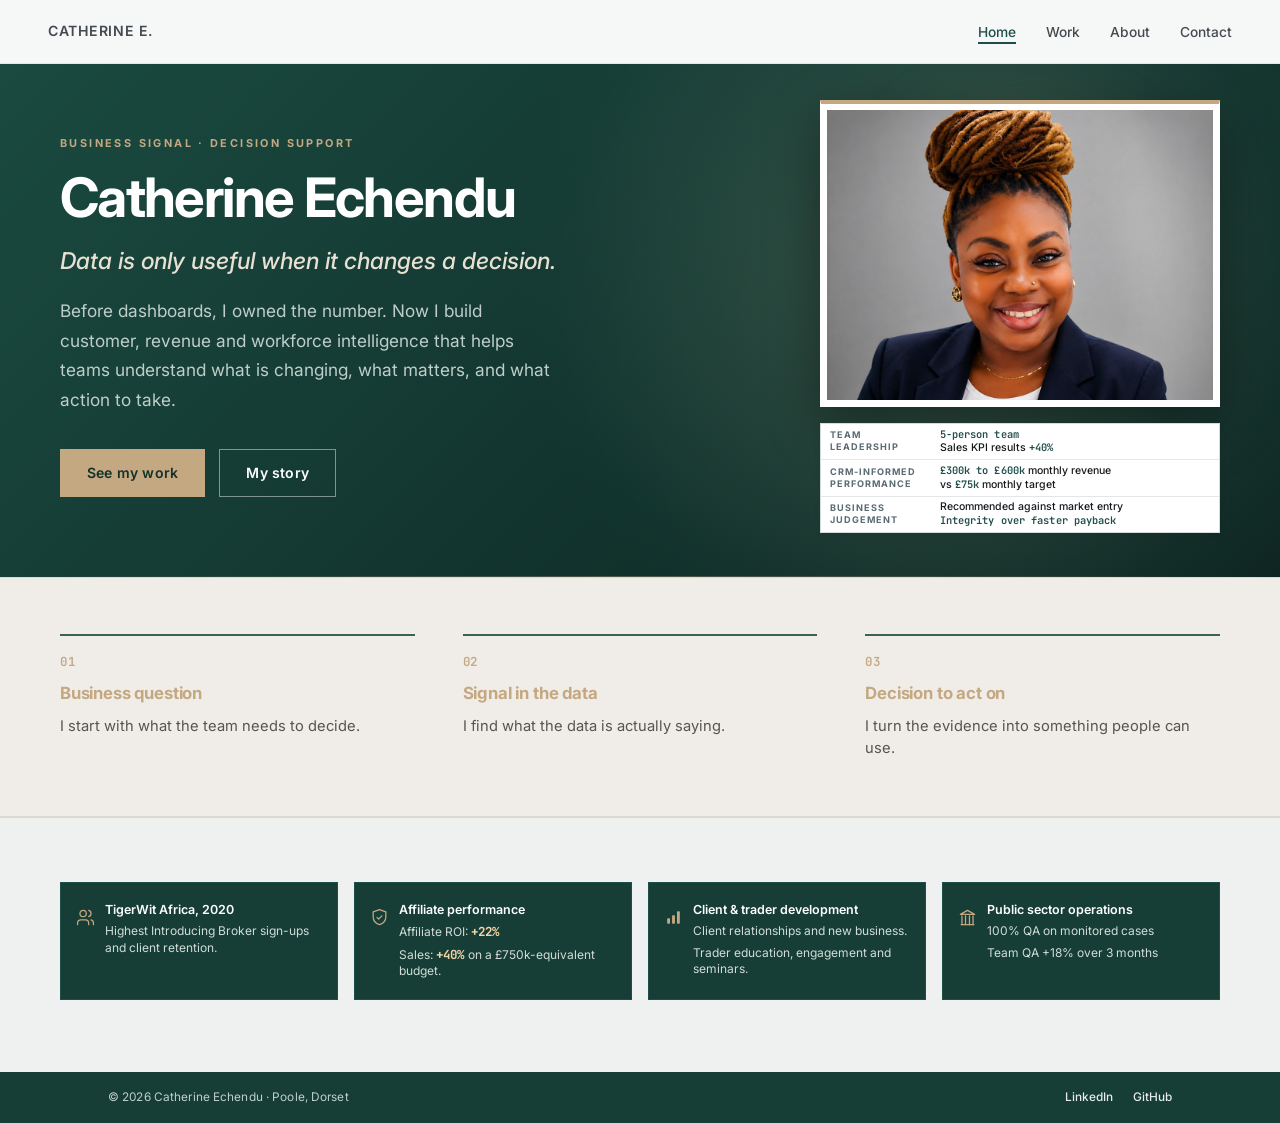
<file: docs/index.html>
<!DOCTYPE html>
<html xmlns="http://www.w3.org/1999/xhtml" lang="en" xml:lang="en"><head>

<meta charset="utf-8">
<meta name="generator" content="quarto-1.8.25">

<meta name="viewport" content="width=device-width, initial-scale=1.0, user-scalable=yes">


<title>Catherine Echendu | Business Signal &amp; Decision Support</title>
<style>
code{white-space: pre-wrap;}
span.smallcaps{font-variant: small-caps;}
div.columns{display: flex; gap: min(4vw, 1.5em);}
div.column{flex: auto; overflow-x: auto;}
div.hanging-indent{margin-left: 1.5em; text-indent: -1.5em;}
ul.task-list{list-style: none;}
ul.task-list li input[type="checkbox"] {
  width: 0.8em;
  margin: 0 0.8em 0.2em -1em; /* quarto-specific, see https://github.com/quarto-dev/quarto-cli/issues/4556 */ 
  vertical-align: middle;
}
.display.math{display: block; text-align: center; margin: 0.5rem auto;}
</style>


<script src="site_libs/clipboard/clipboard.min.js"></script>
<script src="site_libs/quarto-html/tabby.min.js"></script>
<script src="site_libs/quarto-html/popper.min.js"></script>
<script src="site_libs/quarto-html/tippy.umd.min.js"></script>
<link href="site_libs/quarto-html/tippy.css" rel="stylesheet">
<link href="site_libs/quarto-html/light-border.css" rel="stylesheet">
<link href="site_libs/quarto-html/quarto-html-734cb40618f438257b19a1e532635a32.min.css" rel="stylesheet" append-hash="true" data-mode="light">
<link href="site_libs/quarto-html/quarto-syntax-highlighting-7b89279ff1a6dce999919e0e67d4d9ec.css" rel="stylesheet" id="quarto-text-highlighting-styles">
<style>html{ scroll-behavior: smooth; }</style>


<link rel="stylesheet" href="styles.css">
</head>

<body>





<nav class="site-nav">
  <a href="index.html" class="nav-brand">Catherine E.</a>
  <ul class="nav-links">
    <li><a href="index.html" class="nav-active">Home</a></li>
    <li><a href="work.html">Work</a></li>
    <li><a href="about.html">About</a></li>
    <li><a href="contact.html">Contact</a></li>
  </ul>
</nav>

<main class="page home"><header id="title-block-header" class="quarto-title-block"></header>

  <section class="hero">
    <div class="hero-inner">
      <div class="hero-left">
        <p class="hero-kicker">Business signal · Decision support</p>
        <h1>Catherine Echendu</h1>
        <p class="hero-hook">Data is only useful when it changes a decision.</p>
        <p class="hero-value">Before dashboards, I owned the number. Now I build customer, revenue and workforce intelligence that helps teams understand what is changing, what matters, and what action to take.</p>
        <div class="hero-actions">
          <a href="work.html" class="btn btn-primary">See my work</a>
          <a href="about.html" class="btn btn-ghost">My story</a>
        </div>
      </div>

      <div class="hero-right">
        <div class="portrait-frame">
          <img src="images/catherine.jpg" alt="Catherine Echendu" class="portrait">
        </div>
        <div class="signal-card">
          <div class="signal-item">
            <span class="signal-label">Team leadership</span>
            <span class="signal-value"><span class="data">5-person team</span><br />Sales KPI results <span class="data">+40%</span></span>
          </div>
          <div class="signal-item">
            <span class="signal-label">CRM-informed performance</span>
            <span class="signal-value"><span class="data">£300k to £600k</span> monthly revenue<br />vs <span class="data">£75k</span> monthly target</span>
          </div>
          <div class="signal-item">
            <span class="signal-label">Business judgement</span>
            <span class="signal-value">Recommended against market entry<br /><span class="data">Integrity over faster payback</span></span>
          </div>
        </div>
        <!-- Future enhancement: optional "Let me walk you through the work" video CTA linking to a project walkthrough once a real video exists. -->
        </div>
      </div>
    </div>
  </section>

  <section class="how">
    <div class="how-inner">
      <div class="how-step">
        <span class="how-num">01</span>
        <h2 class="how-title">Business question</h2>
        <p class="how-text">I start with what the team needs to decide.</p>
      </div>
      <div class="how-step">
        <span class="how-num">02</span>
        <h2 class="how-title">Signal in the data</h2>
        <p class="how-text">I find what the data is actually saying.</p>
      </div>
      <div class="how-step">
        <span class="how-num">03</span>
        <h2 class="how-title">Decision to act on</h2>
        <p class="how-text">I turn the evidence into something people can use.</p>
      </div>
    </div>
  </section>

  <section class="proofrow">
    <div class="proofrow-inner">
      <div class="proofrow-grid">

        <div class="proof-card">
          <span class="proof-ico" aria-hidden="true">
            <svg viewBox="0 0 24 24" fill="none" stroke="currentColor" stroke-width="1.6" stroke-linecap="round" stroke-linejoin="round"><path d="M16 21v-2a4 4 0 0 0-4-4H6a4 4 0 0 0-4 4v2"/><circle cx="9" cy="7" r="4"/><path d="M22 21v-2a4 4 0 0 0-3-3.87"/><path d="M16 3.13a4 4 0 0 1 0 7.75"/></svg>
          </span>
          <span class="proof-body"><span class="proof-main">TigerWit Africa, 2020</span><span class="proof-sub">Highest Introducing Broker sign-ups and client retention.</span></span>
        </div>

        <div class="proof-card">
          <span class="proof-ico" aria-hidden="true">
            <svg viewBox="0 0 24 24" fill="none" stroke="currentColor" stroke-width="1.6" stroke-linecap="round" stroke-linejoin="round"><path d="M12 2 4 5v6c0 5 3.4 8.6 8 10 4.6-1.4 8-5 8-10V5z"/><path d="m9 12 2 2 4-4"/></svg>
          </span>
          <span class="proof-body"><span class="proof-main">Affiliate performance</span><span class="proof-sub">Affiliate ROI: <span class="data">+22%</span></span><span class="proof-sub">Sales: <span class="data">+40%</span> on a £750k-equivalent budget.</span></span>
        </div>

        <div class="proof-card">
          <span class="proof-ico" aria-hidden="true">
            <svg viewBox="0 0 24 24" fill="currentColor"><rect x="4" y="13" width="3.6" height="7" rx="1"/><rect x="10.2" y="9" width="3.6" height="11" rx="1"/><rect x="16.4" y="4" width="3.6" height="16" rx="1"/></svg>
          </span>
          <span class="proof-body"><span class="proof-main">Client &amp; trader development</span><span class="proof-sub">Client relationships and new business.</span><span class="proof-sub">Trader education, engagement and seminars.</span></span>
        </div>

        <div class="proof-card">
          <span class="proof-ico" aria-hidden="true">
            <svg viewBox="0 0 24 24" fill="none" stroke="currentColor" stroke-width="1.6" stroke-linecap="round" stroke-linejoin="round"><path d="M12 3 21 8H3z"/><path d="M4 21h16"/><path d="M5 21V10"/><path d="M9.5 21V10"/><path d="M14.5 21V10"/><path d="M19 21V10"/></svg>
          </span>
          <span class="proof-body"><span class="proof-main">Public sector operations</span><span class="proof-sub">100% QA on monitored cases</span><span class="proof-sub">Team QA +18% over 3 months</span></span>
        </div>

      </div>
    </div>
  </section>

</main>

<footer class="site-footer">
  <div class="footer-inner">
    <span class="footer-copy">© 2026 Catherine Echendu · Poole, Dorset</span>
    <span class="footer-links">
      <a href="https://www.linkedin.com/in/catherineechendu" target="_blank" rel="noopener">LinkedIn</a>
      <a href="https://github.com/catherine-echendu" target="_blank" rel="noopener">GitHub</a>
    </span>
  </div>
</footer>


<script id="quarto-html-after-body" type="application/javascript">
  window.document.addEventListener("DOMContentLoaded", function (event) {
    const tabsets =  window.document.querySelectorAll(".panel-tabset-tabby")
    tabsets.forEach(function(tabset) {
      const tabby = new Tabby('#' + tabset.id);
    });
    const isCodeAnnotation = (el) => {
      for (const clz of el.classList) {
        if (clz.startsWith('code-annotation-')) {                     
          return true;
        }
      }
      return false;
    }
    const onCopySuccess = function(e) {
      // button target
      const button = e.trigger;
      // don't keep focus
      button.blur();
      // flash "checked"
      button.classList.add('code-copy-button-checked');
      var currentTitle = button.getAttribute("title");
      button.setAttribute("title", "Copied!");
      let tooltip;
      if (window.bootstrap) {
        button.setAttribute("data-bs-toggle", "tooltip");
        button.setAttribute("data-bs-placement", "left");
        button.setAttribute("data-bs-title", "Copied!");
        tooltip = new bootstrap.Tooltip(button, 
          { trigger: "manual", 
            customClass: "code-copy-button-tooltip",
            offset: [0, -8]});
        tooltip.show();    
      }
      setTimeout(function() {
        if (tooltip) {
          tooltip.hide();
          button.removeAttribute("data-bs-title");
          button.removeAttribute("data-bs-toggle");
          button.removeAttribute("data-bs-placement");
        }
        button.setAttribute("title", currentTitle);
        button.classList.remove('code-copy-button-checked');
      }, 1000);
      // clear code selection
      e.clearSelection();
    }
    const getTextToCopy = function(trigger) {
      const outerScaffold = trigger.parentElement.cloneNode(true);
      const codeEl = outerScaffold.querySelector('code');
      for (const childEl of codeEl.children) {
        if (isCodeAnnotation(childEl)) {
          childEl.remove();
        }
      }
      return codeEl.innerText;
    }
    const clipboard = new window.ClipboardJS('.code-copy-button:not([data-in-quarto-modal])', {
      text: getTextToCopy
    });
    clipboard.on('success', onCopySuccess);
    if (window.document.getElementById('quarto-embedded-source-code-modal')) {
      const clipboardModal = new window.ClipboardJS('.code-copy-button[data-in-quarto-modal]', {
        text: getTextToCopy,
        container: window.document.getElementById('quarto-embedded-source-code-modal')
      });
      clipboardModal.on('success', onCopySuccess);
    }
      var localhostRegex = new RegExp(/^(?:http|https):\/\/localhost\:?[0-9]*\//);
      var mailtoRegex = new RegExp(/^mailto:/);
        var filterRegex = new RegExp('/' + window.location.host + '/');
      var isInternal = (href) => {
          return filterRegex.test(href) || localhostRegex.test(href) || mailtoRegex.test(href);
      }
      // Inspect non-navigation links and adorn them if external
     var links = window.document.querySelectorAll('a[href]:not(.nav-link):not(.navbar-brand):not(.toc-action):not(.sidebar-link):not(.sidebar-item-toggle):not(.pagination-link):not(.no-external):not([aria-hidden]):not(.dropdown-item):not(.quarto-navigation-tool):not(.about-link)');
      for (var i=0; i<links.length; i++) {
        const link = links[i];
        if (!isInternal(link.href)) {
          // undo the damage that might have been done by quarto-nav.js in the case of
          // links that we want to consider external
          if (link.dataset.originalHref !== undefined) {
            link.href = link.dataset.originalHref;
          }
        }
      }
    function tippyHover(el, contentFn, onTriggerFn, onUntriggerFn) {
      const config = {
        allowHTML: true,
        maxWidth: 500,
        delay: 100,
        arrow: false,
        appendTo: function(el) {
            return el.parentElement;
        },
        interactive: true,
        interactiveBorder: 10,
        theme: 'light-border',
        placement: 'bottom-start',
      };
      if (contentFn) {
        config.content = contentFn;
      }
      if (onTriggerFn) {
        config.onTrigger = onTriggerFn;
      }
      if (onUntriggerFn) {
        config.onUntrigger = onUntriggerFn;
      }
      window.tippy(el, config); 
    }
    const noterefs = window.document.querySelectorAll('a[role="doc-noteref"]');
    for (var i=0; i<noterefs.length; i++) {
      const ref = noterefs[i];
      tippyHover(ref, function() {
        // use id or data attribute instead here
        let href = ref.getAttribute('data-footnote-href') || ref.getAttribute('href');
        try { href = new URL(href).hash; } catch {}
        const id = href.replace(/^#\/?/, "");
        const note = window.document.getElementById(id);
        if (note) {
          return note.innerHTML;
        } else {
          return "";
        }
      });
    }
    const xrefs = window.document.querySelectorAll('a.quarto-xref');
    const processXRef = (id, note) => {
      // Strip column container classes
      const stripColumnClz = (el) => {
        el.classList.remove("page-full", "page-columns");
        if (el.children) {
          for (const child of el.children) {
            stripColumnClz(child);
          }
        }
      }
      stripColumnClz(note)
      if (id === null || id.startsWith('sec-')) {
        // Special case sections, only their first couple elements
        const container = document.createElement("div");
        if (note.children && note.children.length > 2) {
          container.appendChild(note.children[0].cloneNode(true));
          for (let i = 1; i < note.children.length; i++) {
            const child = note.children[i];
            if (child.tagName === "P" && child.innerText === "") {
              continue;
            } else {
              container.appendChild(child.cloneNode(true));
              break;
            }
          }
          if (window.Quarto?.typesetMath) {
            window.Quarto.typesetMath(container);
          }
          return container.innerHTML
        } else {
          if (window.Quarto?.typesetMath) {
            window.Quarto.typesetMath(note);
          }
          return note.innerHTML;
        }
      } else {
        // Remove any anchor links if they are present
        const anchorLink = note.querySelector('a.anchorjs-link');
        if (anchorLink) {
          anchorLink.remove();
        }
        if (window.Quarto?.typesetMath) {
          window.Quarto.typesetMath(note);
        }
        if (note.classList.contains("callout")) {
          return note.outerHTML;
        } else {
          return note.innerHTML;
        }
      }
    }
    for (var i=0; i<xrefs.length; i++) {
      const xref = xrefs[i];
      tippyHover(xref, undefined, function(instance) {
        instance.disable();
        let url = xref.getAttribute('href');
        let hash = undefined; 
        if (url.startsWith('#')) {
          hash = url;
        } else {
          try { hash = new URL(url).hash; } catch {}
        }
        if (hash) {
          const id = hash.replace(/^#\/?/, "");
          const note = window.document.getElementById(id);
          if (note !== null) {
            try {
              const html = processXRef(id, note.cloneNode(true));
              instance.setContent(html);
            } finally {
              instance.enable();
              instance.show();
            }
          } else {
            // See if we can fetch this
            fetch(url.split('#')[0])
            .then(res => res.text())
            .then(html => {
              const parser = new DOMParser();
              const htmlDoc = parser.parseFromString(html, "text/html");
              const note = htmlDoc.getElementById(id);
              if (note !== null) {
                const html = processXRef(id, note);
                instance.setContent(html);
              } 
            }).finally(() => {
              instance.enable();
              instance.show();
            });
          }
        } else {
          // See if we can fetch a full url (with no hash to target)
          // This is a special case and we should probably do some content thinning / targeting
          fetch(url)
          .then(res => res.text())
          .then(html => {
            const parser = new DOMParser();
            const htmlDoc = parser.parseFromString(html, "text/html");
            const note = htmlDoc.querySelector('main.content');
            if (note !== null) {
              // This should only happen for chapter cross references
              // (since there is no id in the URL)
              // remove the first header
              if (note.children.length > 0 && note.children[0].tagName === "HEADER") {
                note.children[0].remove();
              }
              const html = processXRef(null, note);
              instance.setContent(html);
            } 
          }).finally(() => {
            instance.enable();
            instance.show();
          });
        }
      }, function(instance) {
      });
    }
        let selectedAnnoteEl;
        const selectorForAnnotation = ( cell, annotation) => {
          let cellAttr = 'data-code-cell="' + cell + '"';
          let lineAttr = 'data-code-annotation="' +  annotation + '"';
          const selector = 'span[' + cellAttr + '][' + lineAttr + ']';
          return selector;
        }
        const selectCodeLines = (annoteEl) => {
          const doc = window.document;
          const targetCell = annoteEl.getAttribute("data-target-cell");
          const targetAnnotation = annoteEl.getAttribute("data-target-annotation");
          const annoteSpan = window.document.querySelector(selectorForAnnotation(targetCell, targetAnnotation));
          const lines = annoteSpan.getAttribute("data-code-lines").split(",");
          const lineIds = lines.map((line) => {
            return targetCell + "-" + line;
          })
          let top = null;
          let height = null;
          let parent = null;
          if (lineIds.length > 0) {
              //compute the position of the single el (top and bottom and make a div)
              const el = window.document.getElementById(lineIds[0]);
              top = el.offsetTop;
              height = el.offsetHeight;
              parent = el.parentElement.parentElement;
            if (lineIds.length > 1) {
              const lastEl = window.document.getElementById(lineIds[lineIds.length - 1]);
              const bottom = lastEl.offsetTop + lastEl.offsetHeight;
              height = bottom - top;
            }
            if (top !== null && height !== null && parent !== null) {
              // cook up a div (if necessary) and position it 
              let div = window.document.getElementById("code-annotation-line-highlight");
              if (div === null) {
                div = window.document.createElement("div");
                div.setAttribute("id", "code-annotation-line-highlight");
                div.style.position = 'absolute';
                parent.appendChild(div);
              }
              div.style.top = top - 2 + "px";
              div.style.height = height + 4 + "px";
              div.style.left = 0;
              let gutterDiv = window.document.getElementById("code-annotation-line-highlight-gutter");
              if (gutterDiv === null) {
                gutterDiv = window.document.createElement("div");
                gutterDiv.setAttribute("id", "code-annotation-line-highlight-gutter");
                gutterDiv.style.position = 'absolute';
                const codeCell = window.document.getElementById(targetCell);
                const gutter = codeCell.querySelector('.code-annotation-gutter');
                gutter.appendChild(gutterDiv);
              }
              gutterDiv.style.top = top - 2 + "px";
              gutterDiv.style.height = height + 4 + "px";
            }
            selectedAnnoteEl = annoteEl;
          }
        };
        const unselectCodeLines = () => {
          const elementsIds = ["code-annotation-line-highlight", "code-annotation-line-highlight-gutter"];
          elementsIds.forEach((elId) => {
            const div = window.document.getElementById(elId);
            if (div) {
              div.remove();
            }
          });
          selectedAnnoteEl = undefined;
        };
          // Handle positioning of the toggle
      window.addEventListener(
        "resize",
        throttle(() => {
          elRect = undefined;
          if (selectedAnnoteEl) {
            selectCodeLines(selectedAnnoteEl);
          }
        }, 10)
      );
      function throttle(fn, ms) {
      let throttle = false;
      let timer;
        return (...args) => {
          if(!throttle) { // first call gets through
              fn.apply(this, args);
              throttle = true;
          } else { // all the others get throttled
              if(timer) clearTimeout(timer); // cancel #2
              timer = setTimeout(() => {
                fn.apply(this, args);
                timer = throttle = false;
              }, ms);
          }
        };
      }
        // Attach click handler to the DT
        const annoteDls = window.document.querySelectorAll('dt[data-target-cell]');
        for (const annoteDlNode of annoteDls) {
          annoteDlNode.addEventListener('click', (event) => {
            const clickedEl = event.target;
            if (clickedEl !== selectedAnnoteEl) {
              unselectCodeLines();
              const activeEl = window.document.querySelector('dt[data-target-cell].code-annotation-active');
              if (activeEl) {
                activeEl.classList.remove('code-annotation-active');
              }
              selectCodeLines(clickedEl);
              clickedEl.classList.add('code-annotation-active');
            } else {
              // Unselect the line
              unselectCodeLines();
              clickedEl.classList.remove('code-annotation-active');
            }
          });
        }
    const findCites = (el) => {
      const parentEl = el.parentElement;
      if (parentEl) {
        const cites = parentEl.dataset.cites;
        if (cites) {
          return {
            el,
            cites: cites.split(' ')
          };
        } else {
          return findCites(el.parentElement)
        }
      } else {
        return undefined;
      }
    };
    var bibliorefs = window.document.querySelectorAll('a[role="doc-biblioref"]');
    for (var i=0; i<bibliorefs.length; i++) {
      const ref = bibliorefs[i];
      const citeInfo = findCites(ref);
      if (citeInfo) {
        tippyHover(citeInfo.el, function() {
          var popup = window.document.createElement('div');
          citeInfo.cites.forEach(function(cite) {
            var citeDiv = window.document.createElement('div');
            citeDiv.classList.add('hanging-indent');
            citeDiv.classList.add('csl-entry');
            var biblioDiv = window.document.getElementById('ref-' + cite);
            if (biblioDiv) {
              citeDiv.innerHTML = biblioDiv.innerHTML;
            }
            popup.appendChild(citeDiv);
          });
          return popup.innerHTML;
        });
      }
    }
  });
  </script>




<script src="site_libs/quarto-html/zenscroll-min.js"></script>
</body></html>
</file>
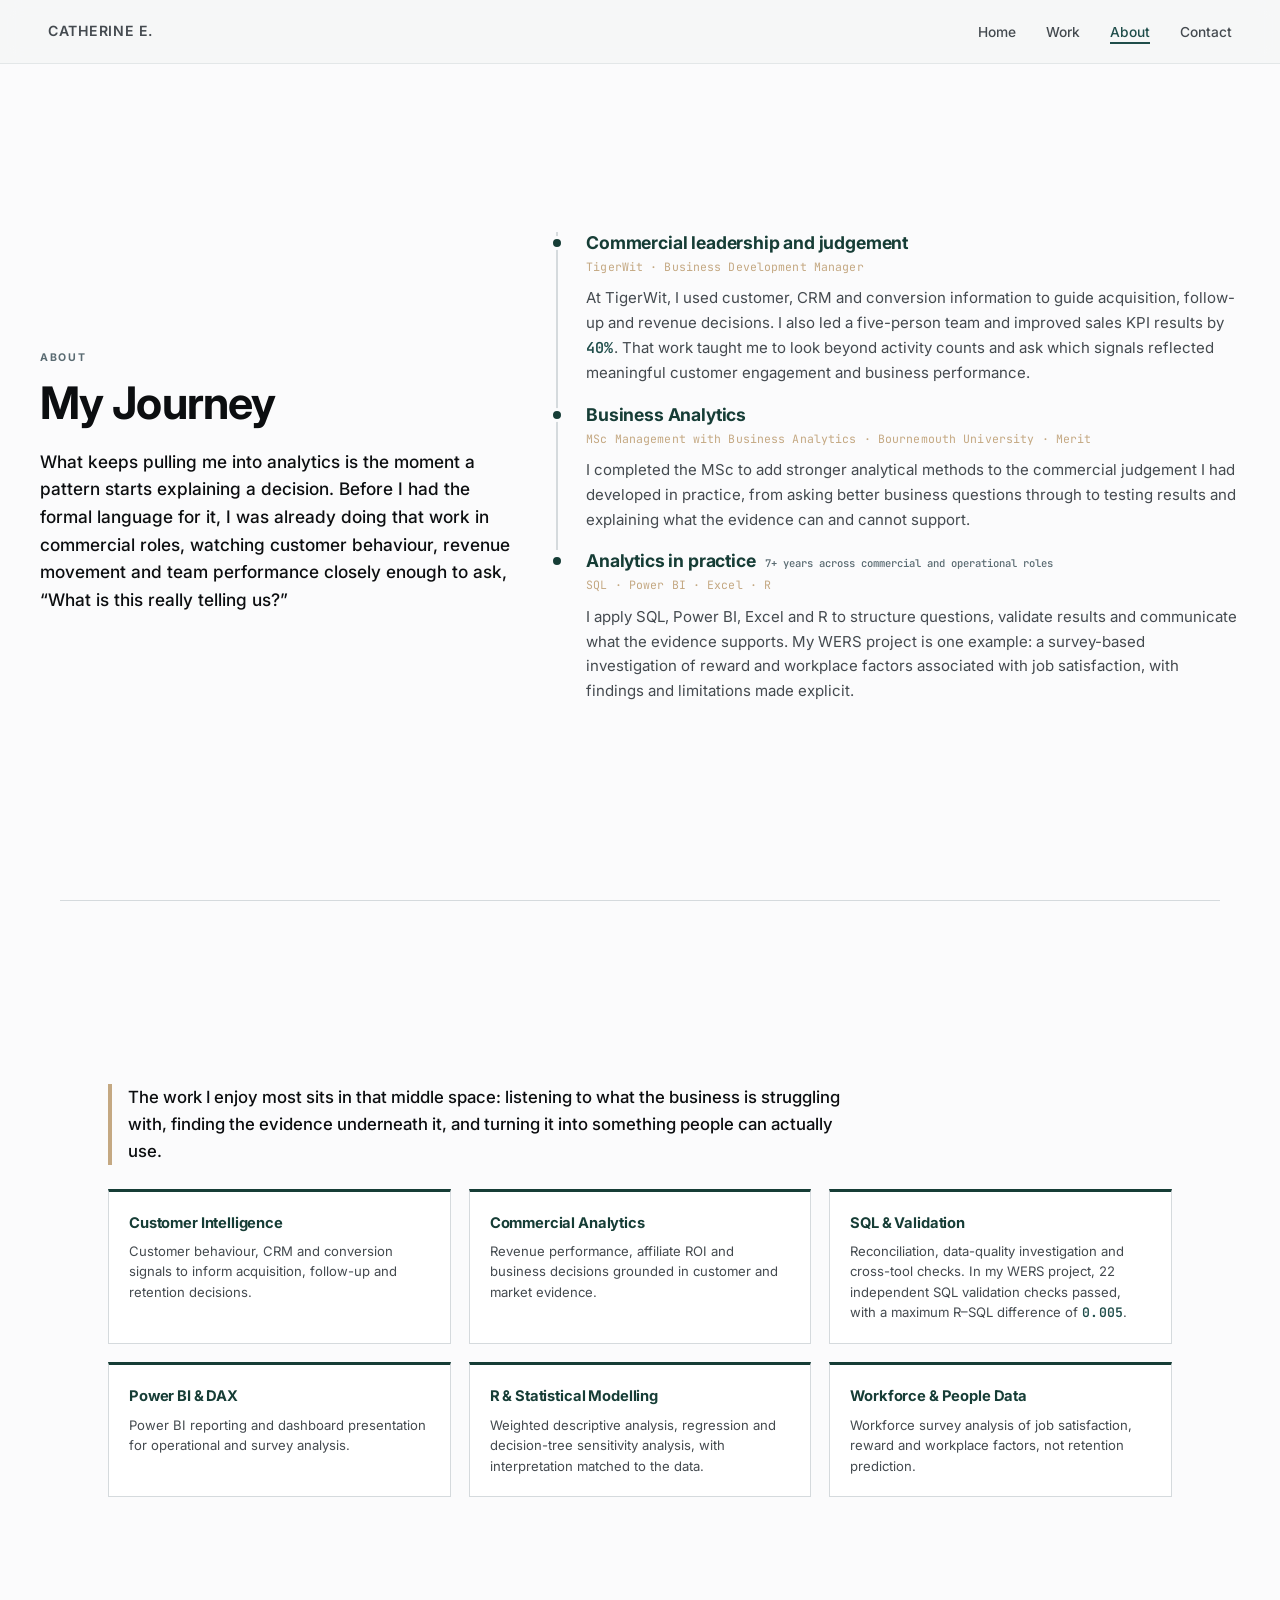
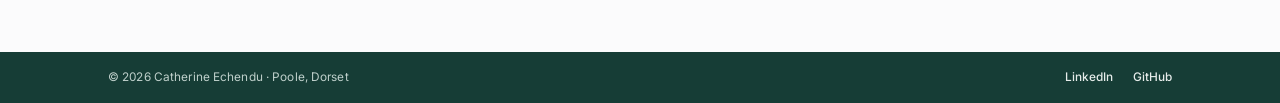
<file: docs/about.html>
<!DOCTYPE html>
<html xmlns="http://www.w3.org/1999/xhtml" lang="en" xml:lang="en"><head>

<meta charset="utf-8">
<meta name="generator" content="quarto-1.8.25">

<meta name="viewport" content="width=device-width, initial-scale=1.0, user-scalable=yes">


<title>about</title>
<style>
code{white-space: pre-wrap;}
span.smallcaps{font-variant: small-caps;}
div.columns{display: flex; gap: min(4vw, 1.5em);}
div.column{flex: auto; overflow-x: auto;}
div.hanging-indent{margin-left: 1.5em; text-indent: -1.5em;}
ul.task-list{list-style: none;}
ul.task-list li input[type="checkbox"] {
  width: 0.8em;
  margin: 0 0.8em 0.2em -1em; /* quarto-specific, see https://github.com/quarto-dev/quarto-cli/issues/4556 */ 
  vertical-align: middle;
}
.display.math{display: block; text-align: center; margin: 0.5rem auto;}
</style>


<script src="site_libs/clipboard/clipboard.min.js"></script>
<script src="site_libs/quarto-html/tabby.min.js"></script>
<script src="site_libs/quarto-html/popper.min.js"></script>
<script src="site_libs/quarto-html/tippy.umd.min.js"></script>
<link href="site_libs/quarto-html/tippy.css" rel="stylesheet">
<link href="site_libs/quarto-html/light-border.css" rel="stylesheet">
<link href="site_libs/quarto-html/quarto-html-734cb40618f438257b19a1e532635a32.min.css" rel="stylesheet" append-hash="true" data-mode="light">
<link href="site_libs/quarto-html/quarto-syntax-highlighting-7b89279ff1a6dce999919e0e67d4d9ec.css" rel="stylesheet" id="quarto-text-highlighting-styles">
<style>html{ scroll-behavior: smooth; }</style>


<link rel="stylesheet" href="styles.css">
</head>

<body>





<nav class="site-nav">
  <a href="index.html" class="nav-brand">Catherine E.</a>
  <ul class="nav-links">
    <li><a href="index.html">Home</a></li>
    <li><a href="work.html">Work</a></li>
    <li><a href="about.html" class="nav-active">About</a></li>
    <li><a href="contact.html">Contact</a></li>
  </ul>
</nav>

<main class="page about"><header id="title-block-header" class="quarto-title-block"></header>

  <section class="about-top">

    <div class="about-intro">
      <p class="page-kicker">About</p>
      <h1 class="page-title">My Journey</h1>
      <p class="about-hook-text">What keeps pulling me into analytics is the moment a pattern starts explaining a decision. Before I had the formal language for it, I was already doing that work in commercial roles, watching customer behaviour, revenue movement and team performance closely enough to ask, “What is this really telling us?”</p>
    </div>

    <section class="journey">

      <div class="stage">
        <span class="stage-marker"></span>
        <div class="stage-body">
          <h2 class="stage-title">Commercial leadership and judgement</h2>
          <p class="stage-meta">TigerWit · Business Development Manager</p>
          <p class="stage-text">At TigerWit, I used customer, CRM and conversion information to guide acquisition, follow-up and revenue decisions. I also led a five-person team and improved sales KPI results by <span class="data">40%</span>. That work taught me to look beyond activity counts and ask which signals reflected meaningful customer engagement and business performance.</p>
        </div>
      </div>

      <div class="stage">
        <span class="stage-marker"></span>
        <div class="stage-body">
          <h2 class="stage-title">Business Analytics</h2>
          <p class="stage-meta">MSc Management with Business Analytics · Bournemouth University · Merit</p>
          <p class="stage-text">I completed the MSc to add stronger analytical methods to the commercial judgement I had developed in practice, from asking better business questions through to testing results and explaining what the evidence can and cannot support.</p>
        </div>
      </div>

      <div class="stage">
        <span class="stage-marker"></span>
        <div class="stage-body">
          <h2 class="stage-title">Analytics in practice <span class="stage-years">7+ years across commercial and operational roles</span></h2>
          <p class="stage-meta">SQL · Power BI · Excel · R</p>
          <p class="stage-text">I apply SQL, Power BI, Excel and R to structure questions, validate results and communicate what the evidence supports. My WERS project is one example: a survey-based investigation of reward and workplace factors associated with job satisfaction, with findings and limitations made explicit.</p>
        </div>
      </div>

    </section>

  </section>

  <section class="brings">
      <p class="brings-intro">The work I enjoy most sits in that middle space: listening to what the business is struggling with, finding the evidence underneath it, and turning it into something people can actually use.</p>

      <div class="brings-grid">
        <div class="bring-card">
          <h3 class="bring-title">Customer Intelligence</h3>
          <p class="bring-text">Customer behaviour, CRM and conversion signals to inform acquisition, follow-up and retention decisions.</p>
        </div>
        <div class="bring-card">
          <h3 class="bring-title">Commercial Analytics</h3>
          <p class="bring-text">Revenue performance, affiliate ROI and business decisions grounded in customer and market evidence.</p>
        </div>
        <div class="bring-card">
          <h3 class="bring-title">SQL &amp; Validation</h3>
          <p class="bring-text">Reconciliation, data-quality investigation and cross-tool checks. In my WERS project, 22 independent SQL validation checks passed, with a maximum R–SQL difference of <span class="data">0.005</span>.</p>
        </div>
        <div class="bring-card">
          <h3 class="bring-title">Power BI &amp; DAX</h3>
          <p class="bring-text">Power BI reporting and dashboard presentation for operational and survey analysis.</p>
        </div>
        <div class="bring-card">
          <h3 class="bring-title">R &amp; Statistical Modelling</h3>
          <p class="bring-text">Weighted descriptive analysis, regression and decision-tree sensitivity analysis, with interpretation matched to the data.</p>
        </div>
        <div class="bring-card">
          <h3 class="bring-title">Workforce &amp; People Data</h3>
          <p class="bring-text">Workforce survey analysis of job satisfaction, reward and workplace factors, not retention prediction.</p>
        </div>
      </div>
  </section>

</main>

<footer class="site-footer">
  <div class="footer-inner">
    <span class="footer-copy">© 2026 Catherine Echendu · Poole, Dorset</span>
    <span class="footer-links">
      <a href="https://www.linkedin.com/in/catherineechendu" target="_blank" rel="noopener">LinkedIn</a>
      <a href="https://github.com/catherine-echendu" target="_blank" rel="noopener">GitHub</a>
    </span>
  </div>
</footer>


<script id="quarto-html-after-body" type="application/javascript">
  window.document.addEventListener("DOMContentLoaded", function (event) {
    const tabsets =  window.document.querySelectorAll(".panel-tabset-tabby")
    tabsets.forEach(function(tabset) {
      const tabby = new Tabby('#' + tabset.id);
    });
    const isCodeAnnotation = (el) => {
      for (const clz of el.classList) {
        if (clz.startsWith('code-annotation-')) {                     
          return true;
        }
      }
      return false;
    }
    const onCopySuccess = function(e) {
      // button target
      const button = e.trigger;
      // don't keep focus
      button.blur();
      // flash "checked"
      button.classList.add('code-copy-button-checked');
      var currentTitle = button.getAttribute("title");
      button.setAttribute("title", "Copied!");
      let tooltip;
      if (window.bootstrap) {
        button.setAttribute("data-bs-toggle", "tooltip");
        button.setAttribute("data-bs-placement", "left");
        button.setAttribute("data-bs-title", "Copied!");
        tooltip = new bootstrap.Tooltip(button, 
          { trigger: "manual", 
            customClass: "code-copy-button-tooltip",
            offset: [0, -8]});
        tooltip.show();    
      }
      setTimeout(function() {
        if (tooltip) {
          tooltip.hide();
          button.removeAttribute("data-bs-title");
          button.removeAttribute("data-bs-toggle");
          button.removeAttribute("data-bs-placement");
        }
        button.setAttribute("title", currentTitle);
        button.classList.remove('code-copy-button-checked');
      }, 1000);
      // clear code selection
      e.clearSelection();
    }
    const getTextToCopy = function(trigger) {
      const outerScaffold = trigger.parentElement.cloneNode(true);
      const codeEl = outerScaffold.querySelector('code');
      for (const childEl of codeEl.children) {
        if (isCodeAnnotation(childEl)) {
          childEl.remove();
        }
      }
      return codeEl.innerText;
    }
    const clipboard = new window.ClipboardJS('.code-copy-button:not([data-in-quarto-modal])', {
      text: getTextToCopy
    });
    clipboard.on('success', onCopySuccess);
    if (window.document.getElementById('quarto-embedded-source-code-modal')) {
      const clipboardModal = new window.ClipboardJS('.code-copy-button[data-in-quarto-modal]', {
        text: getTextToCopy,
        container: window.document.getElementById('quarto-embedded-source-code-modal')
      });
      clipboardModal.on('success', onCopySuccess);
    }
      var localhostRegex = new RegExp(/^(?:http|https):\/\/localhost\:?[0-9]*\//);
      var mailtoRegex = new RegExp(/^mailto:/);
        var filterRegex = new RegExp('/' + window.location.host + '/');
      var isInternal = (href) => {
          return filterRegex.test(href) || localhostRegex.test(href) || mailtoRegex.test(href);
      }
      // Inspect non-navigation links and adorn them if external
     var links = window.document.querySelectorAll('a[href]:not(.nav-link):not(.navbar-brand):not(.toc-action):not(.sidebar-link):not(.sidebar-item-toggle):not(.pagination-link):not(.no-external):not([aria-hidden]):not(.dropdown-item):not(.quarto-navigation-tool):not(.about-link)');
      for (var i=0; i<links.length; i++) {
        const link = links[i];
        if (!isInternal(link.href)) {
          // undo the damage that might have been done by quarto-nav.js in the case of
          // links that we want to consider external
          if (link.dataset.originalHref !== undefined) {
            link.href = link.dataset.originalHref;
          }
        }
      }
    function tippyHover(el, contentFn, onTriggerFn, onUntriggerFn) {
      const config = {
        allowHTML: true,
        maxWidth: 500,
        delay: 100,
        arrow: false,
        appendTo: function(el) {
            return el.parentElement;
        },
        interactive: true,
        interactiveBorder: 10,
        theme: 'light-border',
        placement: 'bottom-start',
      };
      if (contentFn) {
        config.content = contentFn;
      }
      if (onTriggerFn) {
        config.onTrigger = onTriggerFn;
      }
      if (onUntriggerFn) {
        config.onUntrigger = onUntriggerFn;
      }
      window.tippy(el, config); 
    }
    const noterefs = window.document.querySelectorAll('a[role="doc-noteref"]');
    for (var i=0; i<noterefs.length; i++) {
      const ref = noterefs[i];
      tippyHover(ref, function() {
        // use id or data attribute instead here
        let href = ref.getAttribute('data-footnote-href') || ref.getAttribute('href');
        try { href = new URL(href).hash; } catch {}
        const id = href.replace(/^#\/?/, "");
        const note = window.document.getElementById(id);
        if (note) {
          return note.innerHTML;
        } else {
          return "";
        }
      });
    }
    const xrefs = window.document.querySelectorAll('a.quarto-xref');
    const processXRef = (id, note) => {
      // Strip column container classes
      const stripColumnClz = (el) => {
        el.classList.remove("page-full", "page-columns");
        if (el.children) {
          for (const child of el.children) {
            stripColumnClz(child);
          }
        }
      }
      stripColumnClz(note)
      if (id === null || id.startsWith('sec-')) {
        // Special case sections, only their first couple elements
        const container = document.createElement("div");
        if (note.children && note.children.length > 2) {
          container.appendChild(note.children[0].cloneNode(true));
          for (let i = 1; i < note.children.length; i++) {
            const child = note.children[i];
            if (child.tagName === "P" && child.innerText === "") {
              continue;
            } else {
              container.appendChild(child.cloneNode(true));
              break;
            }
          }
          if (window.Quarto?.typesetMath) {
            window.Quarto.typesetMath(container);
          }
          return container.innerHTML
        } else {
          if (window.Quarto?.typesetMath) {
            window.Quarto.typesetMath(note);
          }
          return note.innerHTML;
        }
      } else {
        // Remove any anchor links if they are present
        const anchorLink = note.querySelector('a.anchorjs-link');
        if (anchorLink) {
          anchorLink.remove();
        }
        if (window.Quarto?.typesetMath) {
          window.Quarto.typesetMath(note);
        }
        if (note.classList.contains("callout")) {
          return note.outerHTML;
        } else {
          return note.innerHTML;
        }
      }
    }
    for (var i=0; i<xrefs.length; i++) {
      const xref = xrefs[i];
      tippyHover(xref, undefined, function(instance) {
        instance.disable();
        let url = xref.getAttribute('href');
        let hash = undefined; 
        if (url.startsWith('#')) {
          hash = url;
        } else {
          try { hash = new URL(url).hash; } catch {}
        }
        if (hash) {
          const id = hash.replace(/^#\/?/, "");
          const note = window.document.getElementById(id);
          if (note !== null) {
            try {
              const html = processXRef(id, note.cloneNode(true));
              instance.setContent(html);
            } finally {
              instance.enable();
              instance.show();
            }
          } else {
            // See if we can fetch this
            fetch(url.split('#')[0])
            .then(res => res.text())
            .then(html => {
              const parser = new DOMParser();
              const htmlDoc = parser.parseFromString(html, "text/html");
              const note = htmlDoc.getElementById(id);
              if (note !== null) {
                const html = processXRef(id, note);
                instance.setContent(html);
              } 
            }).finally(() => {
              instance.enable();
              instance.show();
            });
          }
        } else {
          // See if we can fetch a full url (with no hash to target)
          // This is a special case and we should probably do some content thinning / targeting
          fetch(url)
          .then(res => res.text())
          .then(html => {
            const parser = new DOMParser();
            const htmlDoc = parser.parseFromString(html, "text/html");
            const note = htmlDoc.querySelector('main.content');
            if (note !== null) {
              // This should only happen for chapter cross references
              // (since there is no id in the URL)
              // remove the first header
              if (note.children.length > 0 && note.children[0].tagName === "HEADER") {
                note.children[0].remove();
              }
              const html = processXRef(null, note);
              instance.setContent(html);
            } 
          }).finally(() => {
            instance.enable();
            instance.show();
          });
        }
      }, function(instance) {
      });
    }
        let selectedAnnoteEl;
        const selectorForAnnotation = ( cell, annotation) => {
          let cellAttr = 'data-code-cell="' + cell + '"';
          let lineAttr = 'data-code-annotation="' +  annotation + '"';
          const selector = 'span[' + cellAttr + '][' + lineAttr + ']';
          return selector;
        }
        const selectCodeLines = (annoteEl) => {
          const doc = window.document;
          const targetCell = annoteEl.getAttribute("data-target-cell");
          const targetAnnotation = annoteEl.getAttribute("data-target-annotation");
          const annoteSpan = window.document.querySelector(selectorForAnnotation(targetCell, targetAnnotation));
          const lines = annoteSpan.getAttribute("data-code-lines").split(",");
          const lineIds = lines.map((line) => {
            return targetCell + "-" + line;
          })
          let top = null;
          let height = null;
          let parent = null;
          if (lineIds.length > 0) {
              //compute the position of the single el (top and bottom and make a div)
              const el = window.document.getElementById(lineIds[0]);
              top = el.offsetTop;
              height = el.offsetHeight;
              parent = el.parentElement.parentElement;
            if (lineIds.length > 1) {
              const lastEl = window.document.getElementById(lineIds[lineIds.length - 1]);
              const bottom = lastEl.offsetTop + lastEl.offsetHeight;
              height = bottom - top;
            }
            if (top !== null && height !== null && parent !== null) {
              // cook up a div (if necessary) and position it 
              let div = window.document.getElementById("code-annotation-line-highlight");
              if (div === null) {
                div = window.document.createElement("div");
                div.setAttribute("id", "code-annotation-line-highlight");
                div.style.position = 'absolute';
                parent.appendChild(div);
              }
              div.style.top = top - 2 + "px";
              div.style.height = height + 4 + "px";
              div.style.left = 0;
              let gutterDiv = window.document.getElementById("code-annotation-line-highlight-gutter");
              if (gutterDiv === null) {
                gutterDiv = window.document.createElement("div");
                gutterDiv.setAttribute("id", "code-annotation-line-highlight-gutter");
                gutterDiv.style.position = 'absolute';
                const codeCell = window.document.getElementById(targetCell);
                const gutter = codeCell.querySelector('.code-annotation-gutter');
                gutter.appendChild(gutterDiv);
              }
              gutterDiv.style.top = top - 2 + "px";
              gutterDiv.style.height = height + 4 + "px";
            }
            selectedAnnoteEl = annoteEl;
          }
        };
        const unselectCodeLines = () => {
          const elementsIds = ["code-annotation-line-highlight", "code-annotation-line-highlight-gutter"];
          elementsIds.forEach((elId) => {
            const div = window.document.getElementById(elId);
            if (div) {
              div.remove();
            }
          });
          selectedAnnoteEl = undefined;
        };
          // Handle positioning of the toggle
      window.addEventListener(
        "resize",
        throttle(() => {
          elRect = undefined;
          if (selectedAnnoteEl) {
            selectCodeLines(selectedAnnoteEl);
          }
        }, 10)
      );
      function throttle(fn, ms) {
      let throttle = false;
      let timer;
        return (...args) => {
          if(!throttle) { // first call gets through
              fn.apply(this, args);
              throttle = true;
          } else { // all the others get throttled
              if(timer) clearTimeout(timer); // cancel #2
              timer = setTimeout(() => {
                fn.apply(this, args);
                timer = throttle = false;
              }, ms);
          }
        };
      }
        // Attach click handler to the DT
        const annoteDls = window.document.querySelectorAll('dt[data-target-cell]');
        for (const annoteDlNode of annoteDls) {
          annoteDlNode.addEventListener('click', (event) => {
            const clickedEl = event.target;
            if (clickedEl !== selectedAnnoteEl) {
              unselectCodeLines();
              const activeEl = window.document.querySelector('dt[data-target-cell].code-annotation-active');
              if (activeEl) {
                activeEl.classList.remove('code-annotation-active');
              }
              selectCodeLines(clickedEl);
              clickedEl.classList.add('code-annotation-active');
            } else {
              // Unselect the line
              unselectCodeLines();
              clickedEl.classList.remove('code-annotation-active');
            }
          });
        }
    const findCites = (el) => {
      const parentEl = el.parentElement;
      if (parentEl) {
        const cites = parentEl.dataset.cites;
        if (cites) {
          return {
            el,
            cites: cites.split(' ')
          };
        } else {
          return findCites(el.parentElement)
        }
      } else {
        return undefined;
      }
    };
    var bibliorefs = window.document.querySelectorAll('a[role="doc-biblioref"]');
    for (var i=0; i<bibliorefs.length; i++) {
      const ref = bibliorefs[i];
      const citeInfo = findCites(ref);
      if (citeInfo) {
        tippyHover(citeInfo.el, function() {
          var popup = window.document.createElement('div');
          citeInfo.cites.forEach(function(cite) {
            var citeDiv = window.document.createElement('div');
            citeDiv.classList.add('hanging-indent');
            citeDiv.classList.add('csl-entry');
            var biblioDiv = window.document.getElementById('ref-' + cite);
            if (biblioDiv) {
              citeDiv.innerHTML = biblioDiv.innerHTML;
            }
            popup.appendChild(citeDiv);
          });
          return popup.innerHTML;
        });
      }
    }
  });
  </script>




<script src="site_libs/quarto-html/zenscroll-min.js"></script>
</body></html>
</file>
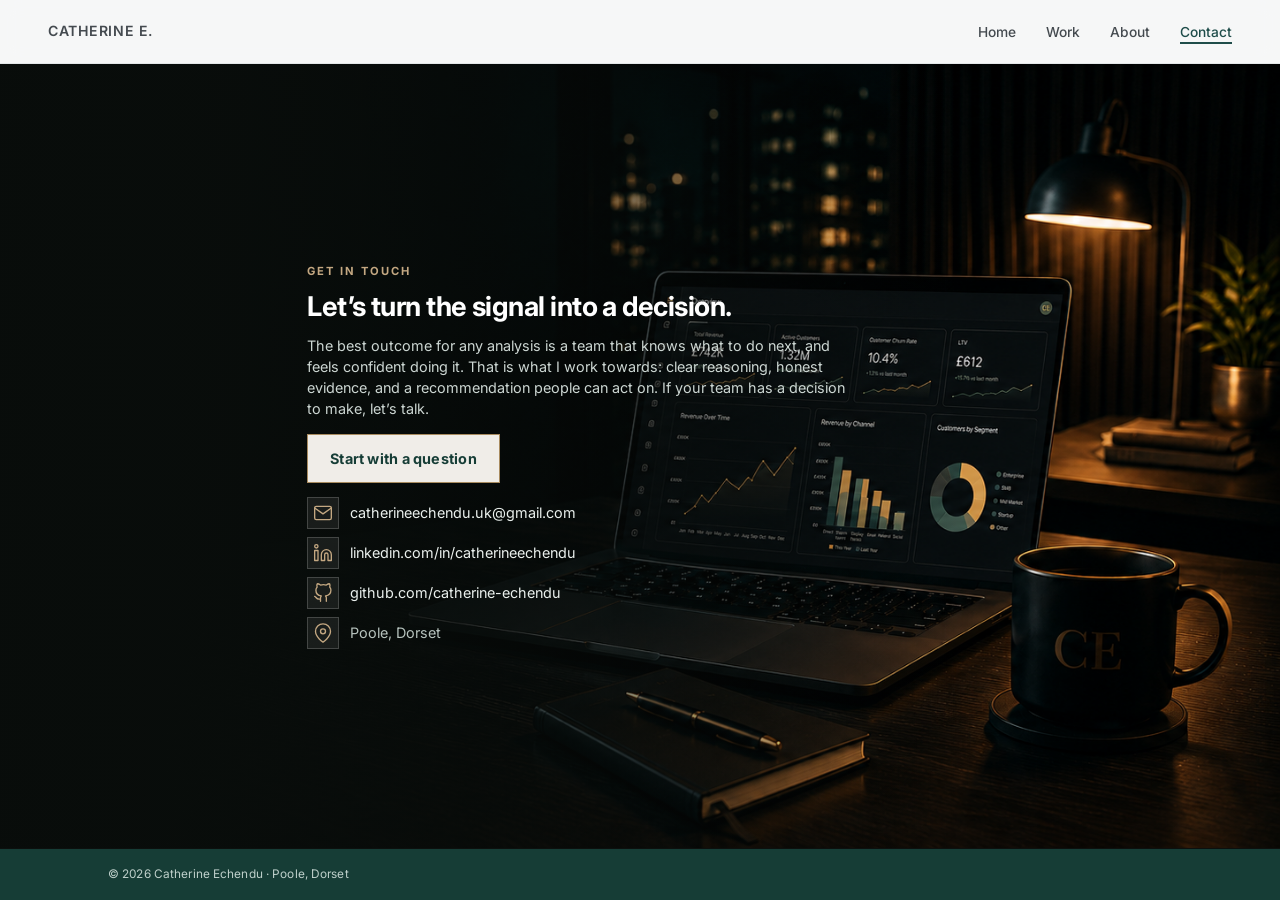
<file: docs/contact.html>
<!DOCTYPE html>
<html xmlns="http://www.w3.org/1999/xhtml" lang="en" xml:lang="en"><head>

<meta charset="utf-8">
<meta name="generator" content="quarto-1.8.25">

<meta name="viewport" content="width=device-width, initial-scale=1.0, user-scalable=yes">


<title>contact</title>
<style>
code{white-space: pre-wrap;}
span.smallcaps{font-variant: small-caps;}
div.columns{display: flex; gap: min(4vw, 1.5em);}
div.column{flex: auto; overflow-x: auto;}
div.hanging-indent{margin-left: 1.5em; text-indent: -1.5em;}
ul.task-list{list-style: none;}
ul.task-list li input[type="checkbox"] {
  width: 0.8em;
  margin: 0 0.8em 0.2em -1em; /* quarto-specific, see https://github.com/quarto-dev/quarto-cli/issues/4556 */ 
  vertical-align: middle;
}
.display.math{display: block; text-align: center; margin: 0.5rem auto;}
</style>


<script src="site_libs/clipboard/clipboard.min.js"></script>
<script src="site_libs/quarto-html/tabby.min.js"></script>
<script src="site_libs/quarto-html/popper.min.js"></script>
<script src="site_libs/quarto-html/tippy.umd.min.js"></script>
<link href="site_libs/quarto-html/tippy.css" rel="stylesheet">
<link href="site_libs/quarto-html/light-border.css" rel="stylesheet">
<link href="site_libs/quarto-html/quarto-html-734cb40618f438257b19a1e532635a32.min.css" rel="stylesheet" append-hash="true" data-mode="light">
<link href="site_libs/quarto-html/quarto-syntax-highlighting-7b89279ff1a6dce999919e0e67d4d9ec.css" rel="stylesheet" id="quarto-text-highlighting-styles">
<style>html{ scroll-behavior: smooth; }</style>


<link rel="stylesheet" href="styles.css">
</head>

<body>





<nav class="site-nav">
  <a href="index.html" class="nav-brand">Catherine E.</a>
  <ul class="nav-links">
    <li><a href="index.html">Home</a></li>
    <li><a href="work.html">Work</a></li>
    <li><a href="about.html">About</a></li>
    <li><a href="contact.html" class="nav-active">Contact</a></li>
  </ul>
</nav>

<main class="page contact"><header id="title-block-header" class="quarto-title-block"></header>

  <section class="contact-inner">

    <div class="contact-left">
      <p class="page-kicker">Get in touch</p>
      <h1 class="contact-title">Let’s turn the signal into a decision.</h1>
      <p class="contact-lead">The best outcome for any analysis is a team that knows what to do next, and feels confident doing it. That is what I work towards: clear reasoning, honest evidence, and a recommendation people can act on. If your team has a decision to make, let’s talk.</p>

      <a href="mailto:catherineechendu.uk@gmail.com?subject=A%20question%20from%20your%20portfolio" class="btn btn-primary contact-cta">Start with a question</a>

      <ul class="contact-list">
        <li>
          <span class="contact-ico" aria-hidden="true">
            <svg viewbox="0 0 24 24" fill="none" stroke="currentColor" stroke-width="1.6" stroke-linecap="round" stroke-linejoin="round"><path d="M4 4h16c1.1 0 2 .9 2 2v12c0 1.1-.9 2-2 2H4c-1.1 0-2-.9-2-2V6c0-1.1.9-2 2-2z"></path><polyline points="22,6 12,13 2,6"></polyline></svg>
          </span>
          <a href="mailto:catherineechendu.uk@gmail.com">catherineechendu.uk@gmail.com</a>
        </li>
        <li>
          <span class="contact-ico" aria-hidden="true">
            <svg viewbox="0 0 24 24" fill="none" stroke="currentColor" stroke-width="1.6" stroke-linecap="round" stroke-linejoin="round"><path d="M16 8a6 6 0 0 1 6 6v7h-4v-7a2 2 0 0 0-2-2 2 2 0 0 0-2 2v7h-4v-7a6 6 0 0 1 6-6z"></path><rect x="2" y="9" width="4" height="12"></rect><circle cx="4" cy="4" r="2"></circle></svg>
          </span>
          <a href="https://www.linkedin.com/in/catherineechendu" target="_blank" rel="noopener">linkedin.com/in/catherineechendu</a>
        </li>
        <li>
          <span class="contact-ico" aria-hidden="true">
            <svg viewbox="0 0 24 24" fill="none" stroke="currentColor" stroke-width="1.6" stroke-linecap="round" stroke-linejoin="round"><path d="M9 19c-5 1.5-5-2.5-7-3m14 6v-3.87a3.37 3.37 0 0 0-.94-2.61c3.14-.35 6.44-1.54 6.44-7A5.44 5.44 0 0 0 20 4.77 5.07 5.07 0 0 0 19.91 1S18.73.65 16 2.48a13.38 13.38 0 0 0-7 0C6.27.65 5.09 1 5.09 1A5.07 5.07 0 0 0 5 4.77a5.44 5.44 0 0 0-1.5 3.78c0 5.42 3.3 6.61 6.44 7A3.37 3.37 0 0 0 9 18.13V22"></path></svg>
          </span>
          <a href="https://github.com/catherine-echendu" target="_blank" rel="noopener">github.com/catherine-echendu</a>
        </li>
        <li>
          <span class="contact-ico" aria-hidden="true">
            <svg viewbox="0 0 24 24" fill="none" stroke="currentColor" stroke-width="1.6" stroke-linecap="round" stroke-linejoin="round"><path d="M21 10c0 7-9 13-9 13s-9-6-9-13a9 9 0 0 1 18 0z"></path><circle cx="12" cy="10" r="3"></circle></svg>
          </span>
          <span class="contact-plain">Poole, Dorset</span>
        </li>
      </ul>

      <!-- Hidden until a real walkthrough video exists. Restore when ready:
      <a href="REPLACE_WITH_VIDEO_LINK" class="btn btn-primary btn-video">
        <svg viewBox="0 0 24 24" fill="currentColor" aria-hidden="true"><polygon points="6 4 20 12 6 20 6 4"/></svg>
        Recorded video
      </a>
      -->
      <!-- Future enhancement: optional "Get in touch" form via Formspree (no server needed) so visitors can send a message; currently email/LinkedIn cover this. -->
    </div>

  </section>

</main>

<footer class="site-footer">
  <div class="footer-inner">
    <span class="footer-copy">© 2026 Catherine Echendu · Poole, Dorset</span>
    
  </div>
</footer>


<script id="quarto-html-after-body" type="application/javascript">
  window.document.addEventListener("DOMContentLoaded", function (event) {
    const tabsets =  window.document.querySelectorAll(".panel-tabset-tabby")
    tabsets.forEach(function(tabset) {
      const tabby = new Tabby('#' + tabset.id);
    });
    const isCodeAnnotation = (el) => {
      for (const clz of el.classList) {
        if (clz.startsWith('code-annotation-')) {                     
          return true;
        }
      }
      return false;
    }
    const onCopySuccess = function(e) {
      // button target
      const button = e.trigger;
      // don't keep focus
      button.blur();
      // flash "checked"
      button.classList.add('code-copy-button-checked');
      var currentTitle = button.getAttribute("title");
      button.setAttribute("title", "Copied!");
      let tooltip;
      if (window.bootstrap) {
        button.setAttribute("data-bs-toggle", "tooltip");
        button.setAttribute("data-bs-placement", "left");
        button.setAttribute("data-bs-title", "Copied!");
        tooltip = new bootstrap.Tooltip(button, 
          { trigger: "manual", 
            customClass: "code-copy-button-tooltip",
            offset: [0, -8]});
        tooltip.show();    
      }
      setTimeout(function() {
        if (tooltip) {
          tooltip.hide();
          button.removeAttribute("data-bs-title");
          button.removeAttribute("data-bs-toggle");
          button.removeAttribute("data-bs-placement");
        }
        button.setAttribute("title", currentTitle);
        button.classList.remove('code-copy-button-checked');
      }, 1000);
      // clear code selection
      e.clearSelection();
    }
    const getTextToCopy = function(trigger) {
      const outerScaffold = trigger.parentElement.cloneNode(true);
      const codeEl = outerScaffold.querySelector('code');
      for (const childEl of codeEl.children) {
        if (isCodeAnnotation(childEl)) {
          childEl.remove();
        }
      }
      return codeEl.innerText;
    }
    const clipboard = new window.ClipboardJS('.code-copy-button:not([data-in-quarto-modal])', {
      text: getTextToCopy
    });
    clipboard.on('success', onCopySuccess);
    if (window.document.getElementById('quarto-embedded-source-code-modal')) {
      const clipboardModal = new window.ClipboardJS('.code-copy-button[data-in-quarto-modal]', {
        text: getTextToCopy,
        container: window.document.getElementById('quarto-embedded-source-code-modal')
      });
      clipboardModal.on('success', onCopySuccess);
    }
      var localhostRegex = new RegExp(/^(?:http|https):\/\/localhost\:?[0-9]*\//);
      var mailtoRegex = new RegExp(/^mailto:/);
        var filterRegex = new RegExp('/' + window.location.host + '/');
      var isInternal = (href) => {
          return filterRegex.test(href) || localhostRegex.test(href) || mailtoRegex.test(href);
      }
      // Inspect non-navigation links and adorn them if external
     var links = window.document.querySelectorAll('a[href]:not(.nav-link):not(.navbar-brand):not(.toc-action):not(.sidebar-link):not(.sidebar-item-toggle):not(.pagination-link):not(.no-external):not([aria-hidden]):not(.dropdown-item):not(.quarto-navigation-tool):not(.about-link)');
      for (var i=0; i<links.length; i++) {
        const link = links[i];
        if (!isInternal(link.href)) {
          // undo the damage that might have been done by quarto-nav.js in the case of
          // links that we want to consider external
          if (link.dataset.originalHref !== undefined) {
            link.href = link.dataset.originalHref;
          }
        }
      }
    function tippyHover(el, contentFn, onTriggerFn, onUntriggerFn) {
      const config = {
        allowHTML: true,
        maxWidth: 500,
        delay: 100,
        arrow: false,
        appendTo: function(el) {
            return el.parentElement;
        },
        interactive: true,
        interactiveBorder: 10,
        theme: 'light-border',
        placement: 'bottom-start',
      };
      if (contentFn) {
        config.content = contentFn;
      }
      if (onTriggerFn) {
        config.onTrigger = onTriggerFn;
      }
      if (onUntriggerFn) {
        config.onUntrigger = onUntriggerFn;
      }
      window.tippy(el, config); 
    }
    const noterefs = window.document.querySelectorAll('a[role="doc-noteref"]');
    for (var i=0; i<noterefs.length; i++) {
      const ref = noterefs[i];
      tippyHover(ref, function() {
        // use id or data attribute instead here
        let href = ref.getAttribute('data-footnote-href') || ref.getAttribute('href');
        try { href = new URL(href).hash; } catch {}
        const id = href.replace(/^#\/?/, "");
        const note = window.document.getElementById(id);
        if (note) {
          return note.innerHTML;
        } else {
          return "";
        }
      });
    }
    const xrefs = window.document.querySelectorAll('a.quarto-xref');
    const processXRef = (id, note) => {
      // Strip column container classes
      const stripColumnClz = (el) => {
        el.classList.remove("page-full", "page-columns");
        if (el.children) {
          for (const child of el.children) {
            stripColumnClz(child);
          }
        }
      }
      stripColumnClz(note)
      if (id === null || id.startsWith('sec-')) {
        // Special case sections, only their first couple elements
        const container = document.createElement("div");
        if (note.children && note.children.length > 2) {
          container.appendChild(note.children[0].cloneNode(true));
          for (let i = 1; i < note.children.length; i++) {
            const child = note.children[i];
            if (child.tagName === "P" && child.innerText === "") {
              continue;
            } else {
              container.appendChild(child.cloneNode(true));
              break;
            }
          }
          if (window.Quarto?.typesetMath) {
            window.Quarto.typesetMath(container);
          }
          return container.innerHTML
        } else {
          if (window.Quarto?.typesetMath) {
            window.Quarto.typesetMath(note);
          }
          return note.innerHTML;
        }
      } else {
        // Remove any anchor links if they are present
        const anchorLink = note.querySelector('a.anchorjs-link');
        if (anchorLink) {
          anchorLink.remove();
        }
        if (window.Quarto?.typesetMath) {
          window.Quarto.typesetMath(note);
        }
        if (note.classList.contains("callout")) {
          return note.outerHTML;
        } else {
          return note.innerHTML;
        }
      }
    }
    for (var i=0; i<xrefs.length; i++) {
      const xref = xrefs[i];
      tippyHover(xref, undefined, function(instance) {
        instance.disable();
        let url = xref.getAttribute('href');
        let hash = undefined; 
        if (url.startsWith('#')) {
          hash = url;
        } else {
          try { hash = new URL(url).hash; } catch {}
        }
        if (hash) {
          const id = hash.replace(/^#\/?/, "");
          const note = window.document.getElementById(id);
          if (note !== null) {
            try {
              const html = processXRef(id, note.cloneNode(true));
              instance.setContent(html);
            } finally {
              instance.enable();
              instance.show();
            }
          } else {
            // See if we can fetch this
            fetch(url.split('#')[0])
            .then(res => res.text())
            .then(html => {
              const parser = new DOMParser();
              const htmlDoc = parser.parseFromString(html, "text/html");
              const note = htmlDoc.getElementById(id);
              if (note !== null) {
                const html = processXRef(id, note);
                instance.setContent(html);
              } 
            }).finally(() => {
              instance.enable();
              instance.show();
            });
          }
        } else {
          // See if we can fetch a full url (with no hash to target)
          // This is a special case and we should probably do some content thinning / targeting
          fetch(url)
          .then(res => res.text())
          .then(html => {
            const parser = new DOMParser();
            const htmlDoc = parser.parseFromString(html, "text/html");
            const note = htmlDoc.querySelector('main.content');
            if (note !== null) {
              // This should only happen for chapter cross references
              // (since there is no id in the URL)
              // remove the first header
              if (note.children.length > 0 && note.children[0].tagName === "HEADER") {
                note.children[0].remove();
              }
              const html = processXRef(null, note);
              instance.setContent(html);
            } 
          }).finally(() => {
            instance.enable();
            instance.show();
          });
        }
      }, function(instance) {
      });
    }
        let selectedAnnoteEl;
        const selectorForAnnotation = ( cell, annotation) => {
          let cellAttr = 'data-code-cell="' + cell + '"';
          let lineAttr = 'data-code-annotation="' +  annotation + '"';
          const selector = 'span[' + cellAttr + '][' + lineAttr + ']';
          return selector;
        }
        const selectCodeLines = (annoteEl) => {
          const doc = window.document;
          const targetCell = annoteEl.getAttribute("data-target-cell");
          const targetAnnotation = annoteEl.getAttribute("data-target-annotation");
          const annoteSpan = window.document.querySelector(selectorForAnnotation(targetCell, targetAnnotation));
          const lines = annoteSpan.getAttribute("data-code-lines").split(",");
          const lineIds = lines.map((line) => {
            return targetCell + "-" + line;
          })
          let top = null;
          let height = null;
          let parent = null;
          if (lineIds.length > 0) {
              //compute the position of the single el (top and bottom and make a div)
              const el = window.document.getElementById(lineIds[0]);
              top = el.offsetTop;
              height = el.offsetHeight;
              parent = el.parentElement.parentElement;
            if (lineIds.length > 1) {
              const lastEl = window.document.getElementById(lineIds[lineIds.length - 1]);
              const bottom = lastEl.offsetTop + lastEl.offsetHeight;
              height = bottom - top;
            }
            if (top !== null && height !== null && parent !== null) {
              // cook up a div (if necessary) and position it 
              let div = window.document.getElementById("code-annotation-line-highlight");
              if (div === null) {
                div = window.document.createElement("div");
                div.setAttribute("id", "code-annotation-line-highlight");
                div.style.position = 'absolute';
                parent.appendChild(div);
              }
              div.style.top = top - 2 + "px";
              div.style.height = height + 4 + "px";
              div.style.left = 0;
              let gutterDiv = window.document.getElementById("code-annotation-line-highlight-gutter");
              if (gutterDiv === null) {
                gutterDiv = window.document.createElement("div");
                gutterDiv.setAttribute("id", "code-annotation-line-highlight-gutter");
                gutterDiv.style.position = 'absolute';
                const codeCell = window.document.getElementById(targetCell);
                const gutter = codeCell.querySelector('.code-annotation-gutter');
                gutter.appendChild(gutterDiv);
              }
              gutterDiv.style.top = top - 2 + "px";
              gutterDiv.style.height = height + 4 + "px";
            }
            selectedAnnoteEl = annoteEl;
          }
        };
        const unselectCodeLines = () => {
          const elementsIds = ["code-annotation-line-highlight", "code-annotation-line-highlight-gutter"];
          elementsIds.forEach((elId) => {
            const div = window.document.getElementById(elId);
            if (div) {
              div.remove();
            }
          });
          selectedAnnoteEl = undefined;
        };
          // Handle positioning of the toggle
      window.addEventListener(
        "resize",
        throttle(() => {
          elRect = undefined;
          if (selectedAnnoteEl) {
            selectCodeLines(selectedAnnoteEl);
          }
        }, 10)
      );
      function throttle(fn, ms) {
      let throttle = false;
      let timer;
        return (...args) => {
          if(!throttle) { // first call gets through
              fn.apply(this, args);
              throttle = true;
          } else { // all the others get throttled
              if(timer) clearTimeout(timer); // cancel #2
              timer = setTimeout(() => {
                fn.apply(this, args);
                timer = throttle = false;
              }, ms);
          }
        };
      }
        // Attach click handler to the DT
        const annoteDls = window.document.querySelectorAll('dt[data-target-cell]');
        for (const annoteDlNode of annoteDls) {
          annoteDlNode.addEventListener('click', (event) => {
            const clickedEl = event.target;
            if (clickedEl !== selectedAnnoteEl) {
              unselectCodeLines();
              const activeEl = window.document.querySelector('dt[data-target-cell].code-annotation-active');
              if (activeEl) {
                activeEl.classList.remove('code-annotation-active');
              }
              selectCodeLines(clickedEl);
              clickedEl.classList.add('code-annotation-active');
            } else {
              // Unselect the line
              unselectCodeLines();
              clickedEl.classList.remove('code-annotation-active');
            }
          });
        }
    const findCites = (el) => {
      const parentEl = el.parentElement;
      if (parentEl) {
        const cites = parentEl.dataset.cites;
        if (cites) {
          return {
            el,
            cites: cites.split(' ')
          };
        } else {
          return findCites(el.parentElement)
        }
      } else {
        return undefined;
      }
    };
    var bibliorefs = window.document.querySelectorAll('a[role="doc-biblioref"]');
    for (var i=0; i<bibliorefs.length; i++) {
      const ref = bibliorefs[i];
      const citeInfo = findCites(ref);
      if (citeInfo) {
        tippyHover(citeInfo.el, function() {
          var popup = window.document.createElement('div');
          citeInfo.cites.forEach(function(cite) {
            var citeDiv = window.document.createElement('div');
            citeDiv.classList.add('hanging-indent');
            citeDiv.classList.add('csl-entry');
            var biblioDiv = window.document.getElementById('ref-' + cite);
            if (biblioDiv) {
              citeDiv.innerHTML = biblioDiv.innerHTML;
            }
            popup.appendChild(citeDiv);
          });
          return popup.innerHTML;
        });
      }
    }
  });
  </script>




<script src="site_libs/quarto-html/zenscroll-min.js"></script>
</body></html>
</file>
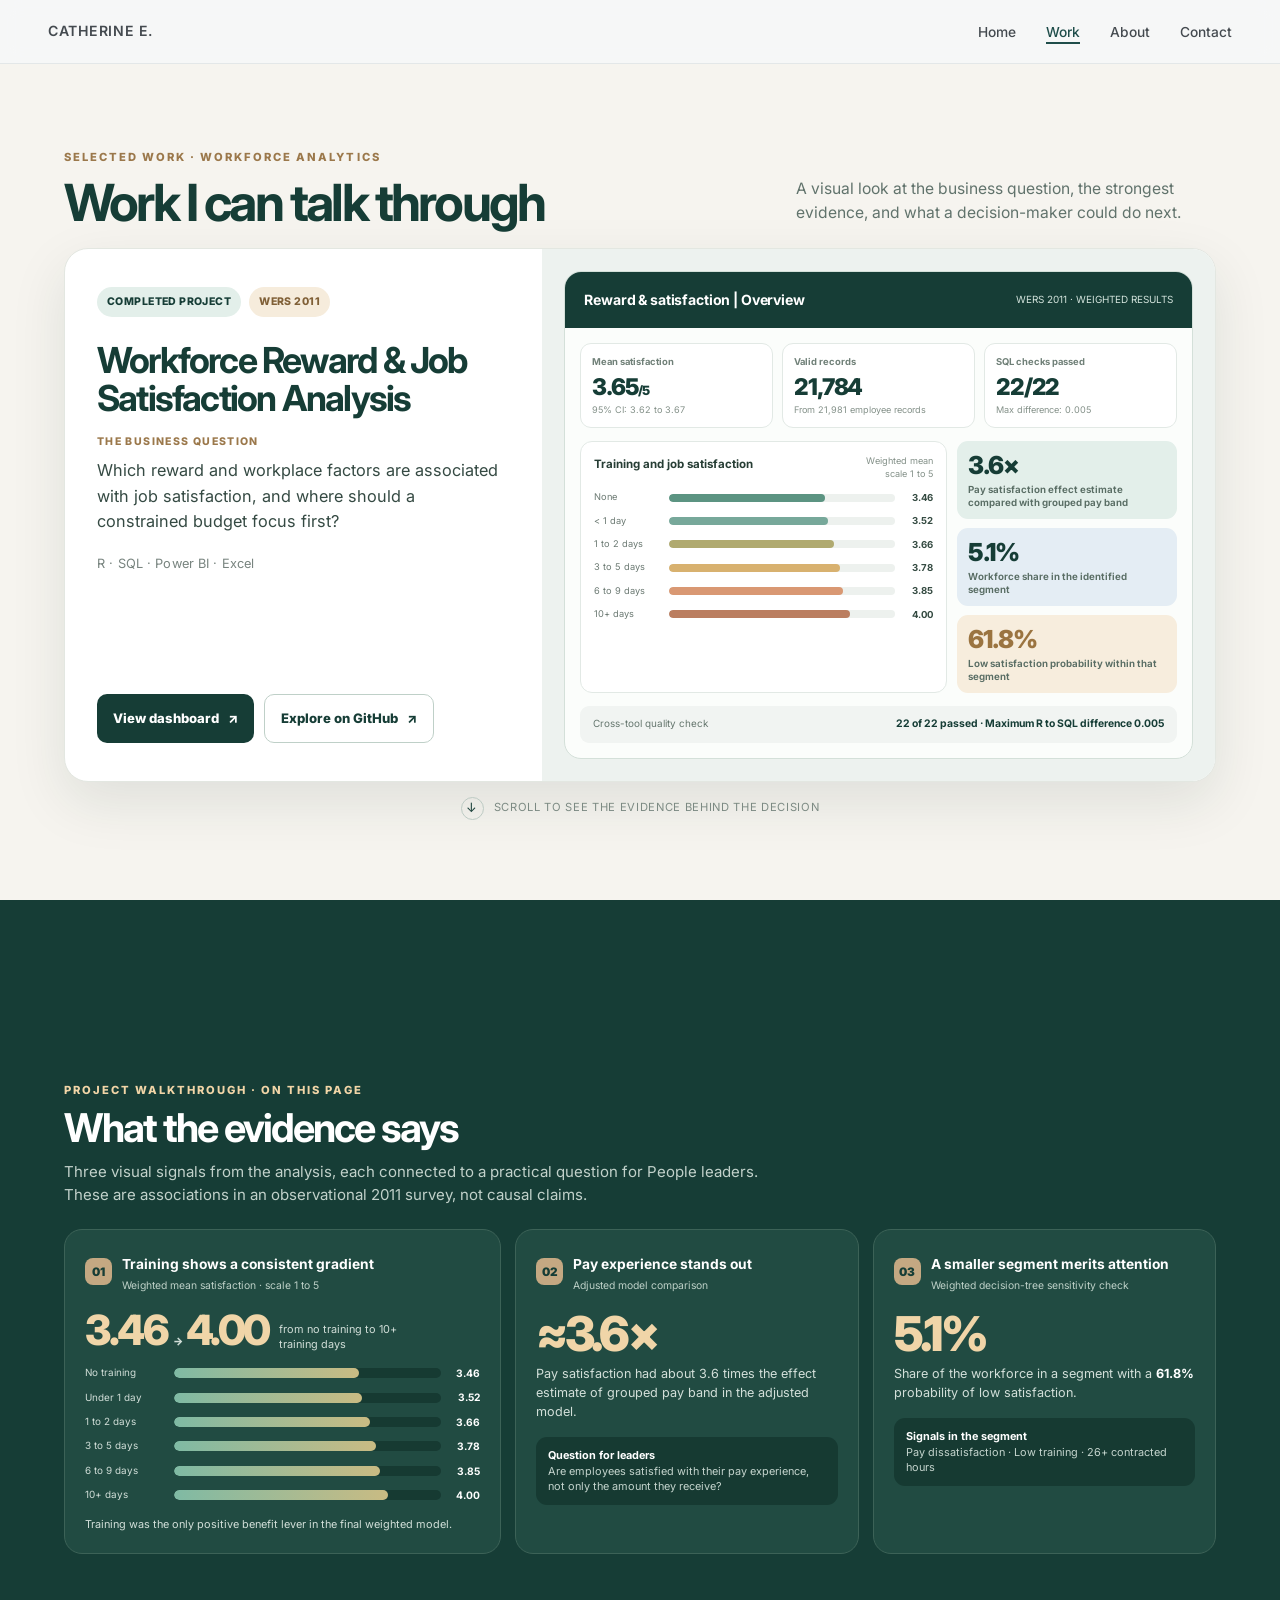
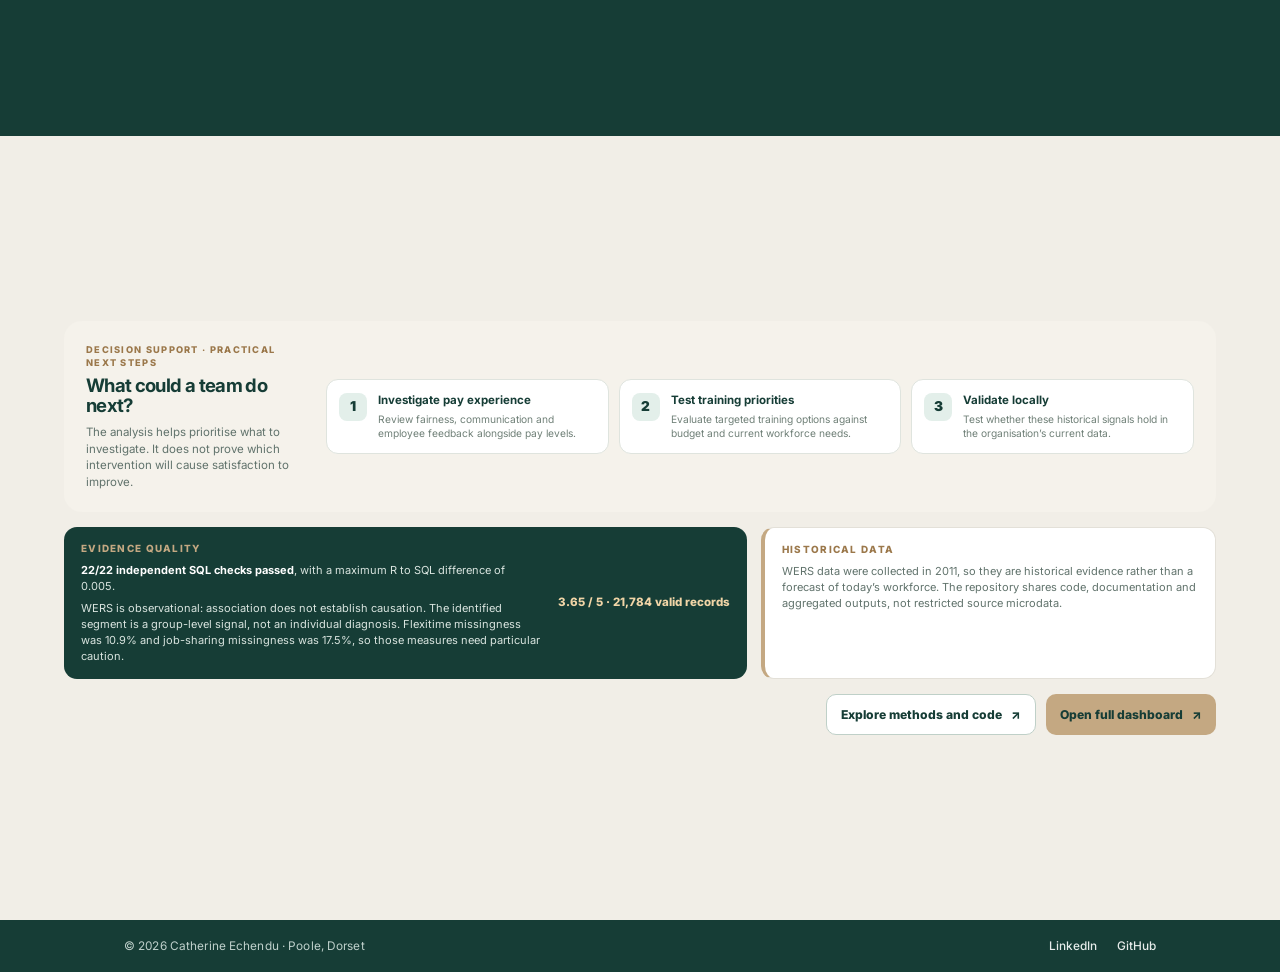
<file: docs/work.html>
<!DOCTYPE html>
<html xmlns="http://www.w3.org/1999/xhtml" lang="en" xml:lang="en"><head>

<meta charset="utf-8">
<meta name="generator" content="quarto-1.8.25">

<meta name="viewport" content="width=device-width, initial-scale=1.0, user-scalable=yes">


<title>Work | Catherine Echendu</title>
<style>
code{white-space: pre-wrap;}
span.smallcaps{font-variant: small-caps;}
div.columns{display: flex; gap: min(4vw, 1.5em);}
div.column{flex: auto; overflow-x: auto;}
div.hanging-indent{margin-left: 1.5em; text-indent: -1.5em;}
ul.task-list{list-style: none;}
ul.task-list li input[type="checkbox"] {
  width: 0.8em;
  margin: 0 0.8em 0.2em -1em; /* quarto-specific, see https://github.com/quarto-dev/quarto-cli/issues/4556 */ 
  vertical-align: middle;
}
.display.math{display: block; text-align: center; margin: 0.5rem auto;}
</style>


<script src="site_libs/clipboard/clipboard.min.js"></script>
<script src="site_libs/quarto-html/tabby.min.js"></script>
<script src="site_libs/quarto-html/popper.min.js"></script>
<script src="site_libs/quarto-html/tippy.umd.min.js"></script>
<link href="site_libs/quarto-html/tippy.css" rel="stylesheet">
<link href="site_libs/quarto-html/light-border.css" rel="stylesheet">
<link href="site_libs/quarto-html/quarto-html-734cb40618f438257b19a1e532635a32.min.css" rel="stylesheet" append-hash="true" data-mode="light">
<link href="site_libs/quarto-html/quarto-syntax-highlighting-7b89279ff1a6dce999919e0e67d4d9ec.css" rel="stylesheet" id="quarto-text-highlighting-styles">
<style>html{ scroll-behavior: smooth; }</style>


<link rel="stylesheet" href="styles.css">
</head>

<body>





<nav class="site-nav">
  <a href="index.html" class="nav-brand">Catherine E.</a>
  <ul class="nav-links">
    <li><a href="index.html">Home</a></li>
    <li><a href="work.html" class="nav-active">Work</a></li>
    <li><a href="about.html">About</a></li>
    <li><a href="contact.html">Contact</a></li>
  </ul>
</nav>

<main class="page work work-visual">
  <section class="workv-shell" id="work-top">
    <header class="workv-intro">
      <div>
        <p class="workv-kicker">Selected work · Workforce analytics</p>
        <h1 class="workv-title">Work I can talk through</h1>
      </div>
      <p class="workv-intro-copy">A visual look at the business question, the strongest evidence, and what a decision-maker could do next.</p>
    </header>

    <article class="workv-feature">
      <div class="workv-copy">
        <div class="workv-pills"><span class="workv-pill">Completed project</span><span class="workv-pill workv-pill-gold">WERS 2011</span></div>
        <h2>Workforce Reward &amp; Job Satisfaction Analysis</h2>
        <p class="workv-question-label">The business question</p>
        <p class="workv-question">Which reward and workplace factors are associated with job satisfaction, and where should a constrained budget focus first?</p>
        <p class="workv-tools">R · SQL · Power BI · Excel</p>
        <div class="workv-actions">
          <a class="workv-btn workv-btn-primary" href="https://github.com/catherine-echendu/workforce-reward-satisfaction-analysis/blob/main/05_powerbi/wers_reward_satisfaction_dashboard.pdf" target="_blank" rel="noopener">View dashboard <span aria-hidden="true">↗</span></a>
          <a class="workv-btn workv-btn-secondary" href="https://github.com/catherine-echendu/workforce-reward-satisfaction-analysis" target="_blank" rel="noopener">Explore on GitHub <span aria-hidden="true">↗</span></a>
        </div>
      </div>
      <div class="workv-visual" aria-label="Visual summary of weighted Workforce Employment Relations Survey results">
        <div class="workv-dashboard">
          <div class="workv-dashbar"><strong>Reward &amp; satisfaction | Overview</strong><span>WERS 2011 · WEIGHTED RESULTS</span></div>
          <div class="workv-dashinner">
            <div class="workv-metrics">
              <div class="workv-metric"><span class="workv-lab">Mean satisfaction</span><strong>3.65<span class="workv-outof">/5</span></strong><span class="workv-foot">95% CI: 3.62 to 3.67</span></div>
              <div class="workv-metric workv-metric-gold"><span class="workv-lab">Valid records</span><strong>21,784</strong><span class="workv-foot">From 21,981 employee records</span></div>
              <div class="workv-metric"><span class="workv-lab">SQL checks passed</span><strong>22/22</strong><span class="workv-foot">Max difference: 0.005</span></div>
            </div>
            <div class="workv-vizgrid">
              <div class="workv-panel">
                <div class="workv-panelhead"><strong>Training and job satisfaction</strong><span>Weighted mean<br>scale 1 to 5</span></div>
                <div class="workv-bars">
                  <div class="workv-barrow"><span>None</span><div class="workv-track"><div class="workv-fill" style="width:69.2%"></div></div><b>3.46</b></div>
                  <div class="workv-barrow"><span>&lt; 1 day</span><div class="workv-track"><div class="workv-fill" style="width:70.4%"></div></div><b>3.52</b></div>
                  <div class="workv-barrow"><span>1 to 2 days</span><div class="workv-track"><div class="workv-fill" style="width:73.2%"></div></div><b>3.66</b></div>
                  <div class="workv-barrow"><span>3 to 5 days</span><div class="workv-track"><div class="workv-fill" style="width:75.6%"></div></div><b>3.78</b></div>
                  <div class="workv-barrow"><span>6 to 9 days</span><div class="workv-track"><div class="workv-fill" style="width:77%"></div></div><b>3.85</b></div>
                  <div class="workv-barrow"><span>10+ days</span><div class="workv-track"><div class="workv-fill" style="width:80%"></div></div><b>4.00</b></div>
                </div>
              </div>
              <div class="workv-insights">
                <div class="workv-mini workv-mini-green"><strong>3.6×</strong><span>Pay satisfaction effect estimate compared with grouped pay band</span></div>
                <div class="workv-mini workv-mini-blue"><strong>5.1%</strong><span>Workforce share in the identified segment</span></div>
                <div class="workv-mini workv-mini-gold"><strong>61.8%</strong><span>Low satisfaction probability within that segment</span></div>
              </div>
            </div>
            <div class="workv-quality"><span>Cross-tool quality check</span><strong>22 of 22 passed · Maximum R to SQL difference 0.005</strong></div>
          </div>
        </div>
      </div>
    </article>
    <div class="workv-scrollhint"><span aria-hidden="true">↓</span> Scroll to see the evidence behind the decision</div>
  </section>

  <section class="workv-walk" id="walkthrough">
    <div class="workv-shell">
      <p class="workv-kicker">Project walkthrough · On this page</p>
      <h2 class="workv-walk-title">What the evidence says</h2>
      <p class="workv-walk-sub">Three visual signals from the analysis, each connected to a practical question for People leaders. These are associations in an observational 2011 survey, not causal claims.</p>
      <div class="workv-steps">
        <article class="workv-step workv-step-training">
          <div class="workv-stephead"><span class="workv-stepnum">01</span><div><strong>Training shows a consistent gradient</strong><small>Weighted mean satisfaction · scale 1 to 5</small></div></div>
          <div class="workv-bigfind"><strong>3.46 <span aria-hidden="true">→</span> 4.00</strong><span>from no training to 10+ training days</span></div>
          <div class="workv-walkbars">
            <div class="workv-walkrow"><span>No training</span><div class="workv-walktrack"><div class="workv-walkfill" style="width:69.2%"></div></div><b>3.46</b></div>
            <div class="workv-walkrow"><span>Under 1 day</span><div class="workv-walktrack"><div class="workv-walkfill" style="width:70.4%"></div></div><b>3.52</b></div>
            <div class="workv-walkrow"><span>1 to 2 days</span><div class="workv-walktrack"><div class="workv-walkfill" style="width:73.2%"></div></div><b>3.66</b></div>
            <div class="workv-walkrow"><span>3 to 5 days</span><div class="workv-walktrack"><div class="workv-walkfill" style="width:75.6%"></div></div><b>3.78</b></div>
            <div class="workv-walkrow"><span>6 to 9 days</span><div class="workv-walktrack"><div class="workv-walkfill" style="width:77%"></div></div><b>3.85</b></div>
            <div class="workv-walkrow"><span>10+ days</span><div class="workv-walktrack"><div class="workv-walkfill" style="width:80%"></div></div><b>4.00</b></div>
          </div>
          <p class="workv-stepnote">Training was the only positive benefit lever in the final weighted model.</p>
        </article>
        <article class="workv-step">
          <div class="workv-stephead"><span class="workv-stepnum">02</span><div><strong>Pay experience stands out</strong><small>Adjusted model comparison</small></div></div>
          <div class="workv-insightnum">≈3.6×</div>
          <p class="workv-insighttext">Pay satisfaction had about 3.6 times the effect estimate of grouped pay band in the adjusted model.</p>
          <div class="workv-inset"><strong>Question for leaders</strong><br>Are employees satisfied with their pay experience, not only the amount they receive?</div>
        </article>
        <article class="workv-step">
          <div class="workv-stephead"><span class="workv-stepnum">03</span><div><strong>A smaller segment merits attention</strong><small>Weighted decision-tree sensitivity check</small></div></div>
          <div class="workv-insightnum">5.1%</div>
          <p class="workv-insighttext">Share of the workforce in a segment with a <strong>61.8%</strong> probability of low satisfaction.</p>
          <div class="workv-inset"><strong>Signals in the segment</strong><br>Pay dissatisfaction · Low training · 26+ contracted hours</div>
        </article>
      </div>
    </div>
  </section>

  <section class="workv-next" id="decision">
    <div class="workv-shell">
      <section class="workv-decision" aria-label="Practical next steps">
        <div class="workv-decision-intro">
          <p class="workv-kicker">Decision support · Practical next steps</p>
          <h2 class="workv-next-title">What could a team do next?</h2>
          <p class="workv-next-intro">The analysis helps prioritise what to investigate. It does not prove which intervention will cause satisfaction to improve.</p>
        </div>
        <div class="workv-actions3">
          <div class="workv-act"><span class="workv-acticon">1</span><div><strong>Investigate pay experience</strong><span>Review fairness, communication and employee feedback alongside pay levels.</span></div></div>
          <div class="workv-act"><span class="workv-acticon">2</span><div><strong>Test training priorities</strong><span>Evaluate targeted training options against budget and current workforce needs.</span></div></div>
          <div class="workv-act"><span class="workv-acticon">3</span><div><strong>Validate locally</strong><span>Test whether these historical signals hold in the organisation’s current data.</span></div></div>
        </div>
      </section>

      <div class="workv-final-meta">
        <section class="workv-evidence-quality">
          <div class="workv-evidence-copy">
            <p class="workv-note-label">Evidence quality</p>
            <p><strong>22/22 independent SQL checks passed</strong>, with a maximum R to SQL difference of 0.005.</p>
            <p>WERS is observational: association does not establish causation. The identified segment is a group-level signal, not an individual diagnosis. Flexitime missingness was 10.9% and job-sharing missingness was 17.5%, so those measures need particular caution.</p>
          </div>
          <strong class="workv-evidence-stat">3.65 / 5 · 21,784 valid records</strong>
        </section>
        <aside class="workv-data-note">
          <p class="workv-note-label">Historical data</p>
          <p>WERS data were collected in 2011, so they are historical evidence rather than a forecast of today’s workforce. The repository shares code, documentation and aggregated outputs, not restricted source microdata.</p>
        </aside>
      </div>

      <div class="workv-walk-actions">
        <a class="workv-btn workv-btn-secondary" href="https://github.com/catherine-echendu/workforce-reward-satisfaction-analysis" target="_blank" rel="noopener">Explore methods and code <span aria-hidden="true">↗</span></a>
        <a class="workv-btn workv-btn-gold" href="https://github.com/catherine-echendu/workforce-reward-satisfaction-analysis/blob/main/05_powerbi/wers_reward_satisfaction_dashboard.pdf" target="_blank" rel="noopener">Open full dashboard <span aria-hidden="true">↗</span></a>
      </div>
    </div>
  </section>
</main>

<footer class="site-footer">
  <div class="footer-inner">
    <span class="footer-copy">© 2026 Catherine Echendu · Poole, Dorset</span>
    <span class="footer-links">
      <a href="https://www.linkedin.com/in/catherineechendu" target="_blank" rel="noopener">LinkedIn</a>
      <a href="https://github.com/catherine-echendu" target="_blank" rel="noopener">GitHub</a>
    </span>
  </div>
</footer>


<script id="quarto-html-after-body" type="application/javascript">
  window.document.addEventListener("DOMContentLoaded", function (event) {
    const tabsets =  window.document.querySelectorAll(".panel-tabset-tabby")
    tabsets.forEach(function(tabset) {
      const tabby = new Tabby('#' + tabset.id);
    });
    const isCodeAnnotation = (el) => {
      for (const clz of el.classList) {
        if (clz.startsWith('code-annotation-')) {                     
          return true;
        }
      }
      return false;
    }
    const onCopySuccess = function(e) {
      // button target
      const button = e.trigger;
      // don't keep focus
      button.blur();
      // flash "checked"
      button.classList.add('code-copy-button-checked');
      var currentTitle = button.getAttribute("title");
      button.setAttribute("title", "Copied!");
      let tooltip;
      if (window.bootstrap) {
        button.setAttribute("data-bs-toggle", "tooltip");
        button.setAttribute("data-bs-placement", "left");
        button.setAttribute("data-bs-title", "Copied!");
        tooltip = new bootstrap.Tooltip(button, 
          { trigger: "manual", 
            customClass: "code-copy-button-tooltip",
            offset: [0, -8]});
        tooltip.show();    
      }
      setTimeout(function() {
        if (tooltip) {
          tooltip.hide();
          button.removeAttribute("data-bs-title");
          button.removeAttribute("data-bs-toggle");
          button.removeAttribute("data-bs-placement");
        }
        button.setAttribute("title", currentTitle);
        button.classList.remove('code-copy-button-checked');
      }, 1000);
      // clear code selection
      e.clearSelection();
    }
    const getTextToCopy = function(trigger) {
      const outerScaffold = trigger.parentElement.cloneNode(true);
      const codeEl = outerScaffold.querySelector('code');
      for (const childEl of codeEl.children) {
        if (isCodeAnnotation(childEl)) {
          childEl.remove();
        }
      }
      return codeEl.innerText;
    }
    const clipboard = new window.ClipboardJS('.code-copy-button:not([data-in-quarto-modal])', {
      text: getTextToCopy
    });
    clipboard.on('success', onCopySuccess);
    if (window.document.getElementById('quarto-embedded-source-code-modal')) {
      const clipboardModal = new window.ClipboardJS('.code-copy-button[data-in-quarto-modal]', {
        text: getTextToCopy,
        container: window.document.getElementById('quarto-embedded-source-code-modal')
      });
      clipboardModal.on('success', onCopySuccess);
    }
      var localhostRegex = new RegExp(/^(?:http|https):\/\/localhost\:?[0-9]*\//);
      var mailtoRegex = new RegExp(/^mailto:/);
        var filterRegex = new RegExp('/' + window.location.host + '/');
      var isInternal = (href) => {
          return filterRegex.test(href) || localhostRegex.test(href) || mailtoRegex.test(href);
      }
      // Inspect non-navigation links and adorn them if external
     var links = window.document.querySelectorAll('a[href]:not(.nav-link):not(.navbar-brand):not(.toc-action):not(.sidebar-link):not(.sidebar-item-toggle):not(.pagination-link):not(.no-external):not([aria-hidden]):not(.dropdown-item):not(.quarto-navigation-tool):not(.about-link)');
      for (var i=0; i<links.length; i++) {
        const link = links[i];
        if (!isInternal(link.href)) {
          // undo the damage that might have been done by quarto-nav.js in the case of
          // links that we want to consider external
          if (link.dataset.originalHref !== undefined) {
            link.href = link.dataset.originalHref;
          }
        }
      }
    function tippyHover(el, contentFn, onTriggerFn, onUntriggerFn) {
      const config = {
        allowHTML: true,
        maxWidth: 500,
        delay: 100,
        arrow: false,
        appendTo: function(el) {
            return el.parentElement;
        },
        interactive: true,
        interactiveBorder: 10,
        theme: 'light-border',
        placement: 'bottom-start',
      };
      if (contentFn) {
        config.content = contentFn;
      }
      if (onTriggerFn) {
        config.onTrigger = onTriggerFn;
      }
      if (onUntriggerFn) {
        config.onUntrigger = onUntriggerFn;
      }
      window.tippy(el, config); 
    }
    const noterefs = window.document.querySelectorAll('a[role="doc-noteref"]');
    for (var i=0; i<noterefs.length; i++) {
      const ref = noterefs[i];
      tippyHover(ref, function() {
        // use id or data attribute instead here
        let href = ref.getAttribute('data-footnote-href') || ref.getAttribute('href');
        try { href = new URL(href).hash; } catch {}
        const id = href.replace(/^#\/?/, "");
        const note = window.document.getElementById(id);
        if (note) {
          return note.innerHTML;
        } else {
          return "";
        }
      });
    }
    const xrefs = window.document.querySelectorAll('a.quarto-xref');
    const processXRef = (id, note) => {
      // Strip column container classes
      const stripColumnClz = (el) => {
        el.classList.remove("page-full", "page-columns");
        if (el.children) {
          for (const child of el.children) {
            stripColumnClz(child);
          }
        }
      }
      stripColumnClz(note)
      if (id === null || id.startsWith('sec-')) {
        // Special case sections, only their first couple elements
        const container = document.createElement("div");
        if (note.children && note.children.length > 2) {
          container.appendChild(note.children[0].cloneNode(true));
          for (let i = 1; i < note.children.length; i++) {
            const child = note.children[i];
            if (child.tagName === "P" && child.innerText === "") {
              continue;
            } else {
              container.appendChild(child.cloneNode(true));
              break;
            }
          }
          if (window.Quarto?.typesetMath) {
            window.Quarto.typesetMath(container);
          }
          return container.innerHTML
        } else {
          if (window.Quarto?.typesetMath) {
            window.Quarto.typesetMath(note);
          }
          return note.innerHTML;
        }
      } else {
        // Remove any anchor links if they are present
        const anchorLink = note.querySelector('a.anchorjs-link');
        if (anchorLink) {
          anchorLink.remove();
        }
        if (window.Quarto?.typesetMath) {
          window.Quarto.typesetMath(note);
        }
        if (note.classList.contains("callout")) {
          return note.outerHTML;
        } else {
          return note.innerHTML;
        }
      }
    }
    for (var i=0; i<xrefs.length; i++) {
      const xref = xrefs[i];
      tippyHover(xref, undefined, function(instance) {
        instance.disable();
        let url = xref.getAttribute('href');
        let hash = undefined; 
        if (url.startsWith('#')) {
          hash = url;
        } else {
          try { hash = new URL(url).hash; } catch {}
        }
        if (hash) {
          const id = hash.replace(/^#\/?/, "");
          const note = window.document.getElementById(id);
          if (note !== null) {
            try {
              const html = processXRef(id, note.cloneNode(true));
              instance.setContent(html);
            } finally {
              instance.enable();
              instance.show();
            }
          } else {
            // See if we can fetch this
            fetch(url.split('#')[0])
            .then(res => res.text())
            .then(html => {
              const parser = new DOMParser();
              const htmlDoc = parser.parseFromString(html, "text/html");
              const note = htmlDoc.getElementById(id);
              if (note !== null) {
                const html = processXRef(id, note);
                instance.setContent(html);
              } 
            }).finally(() => {
              instance.enable();
              instance.show();
            });
          }
        } else {
          // See if we can fetch a full url (with no hash to target)
          // This is a special case and we should probably do some content thinning / targeting
          fetch(url)
          .then(res => res.text())
          .then(html => {
            const parser = new DOMParser();
            const htmlDoc = parser.parseFromString(html, "text/html");
            const note = htmlDoc.querySelector('main.content');
            if (note !== null) {
              // This should only happen for chapter cross references
              // (since there is no id in the URL)
              // remove the first header
              if (note.children.length > 0 && note.children[0].tagName === "HEADER") {
                note.children[0].remove();
              }
              const html = processXRef(null, note);
              instance.setContent(html);
            } 
          }).finally(() => {
            instance.enable();
            instance.show();
          });
        }
      }, function(instance) {
      });
    }
        let selectedAnnoteEl;
        const selectorForAnnotation = ( cell, annotation) => {
          let cellAttr = 'data-code-cell="' + cell + '"';
          let lineAttr = 'data-code-annotation="' +  annotation + '"';
          const selector = 'span[' + cellAttr + '][' + lineAttr + ']';
          return selector;
        }
        const selectCodeLines = (annoteEl) => {
          const doc = window.document;
          const targetCell = annoteEl.getAttribute("data-target-cell");
          const targetAnnotation = annoteEl.getAttribute("data-target-annotation");
          const annoteSpan = window.document.querySelector(selectorForAnnotation(targetCell, targetAnnotation));
          const lines = annoteSpan.getAttribute("data-code-lines").split(",");
          const lineIds = lines.map((line) => {
            return targetCell + "-" + line;
          })
          let top = null;
          let height = null;
          let parent = null;
          if (lineIds.length > 0) {
              //compute the position of the single el (top and bottom and make a div)
              const el = window.document.getElementById(lineIds[0]);
              top = el.offsetTop;
              height = el.offsetHeight;
              parent = el.parentElement.parentElement;
            if (lineIds.length > 1) {
              const lastEl = window.document.getElementById(lineIds[lineIds.length - 1]);
              const bottom = lastEl.offsetTop + lastEl.offsetHeight;
              height = bottom - top;
            }
            if (top !== null && height !== null && parent !== null) {
              // cook up a div (if necessary) and position it 
              let div = window.document.getElementById("code-annotation-line-highlight");
              if (div === null) {
                div = window.document.createElement("div");
                div.setAttribute("id", "code-annotation-line-highlight");
                div.style.position = 'absolute';
                parent.appendChild(div);
              }
              div.style.top = top - 2 + "px";
              div.style.height = height + 4 + "px";
              div.style.left = 0;
              let gutterDiv = window.document.getElementById("code-annotation-line-highlight-gutter");
              if (gutterDiv === null) {
                gutterDiv = window.document.createElement("div");
                gutterDiv.setAttribute("id", "code-annotation-line-highlight-gutter");
                gutterDiv.style.position = 'absolute';
                const codeCell = window.document.getElementById(targetCell);
                const gutter = codeCell.querySelector('.code-annotation-gutter');
                gutter.appendChild(gutterDiv);
              }
              gutterDiv.style.top = top - 2 + "px";
              gutterDiv.style.height = height + 4 + "px";
            }
            selectedAnnoteEl = annoteEl;
          }
        };
        const unselectCodeLines = () => {
          const elementsIds = ["code-annotation-line-highlight", "code-annotation-line-highlight-gutter"];
          elementsIds.forEach((elId) => {
            const div = window.document.getElementById(elId);
            if (div) {
              div.remove();
            }
          });
          selectedAnnoteEl = undefined;
        };
          // Handle positioning of the toggle
      window.addEventListener(
        "resize",
        throttle(() => {
          elRect = undefined;
          if (selectedAnnoteEl) {
            selectCodeLines(selectedAnnoteEl);
          }
        }, 10)
      );
      function throttle(fn, ms) {
      let throttle = false;
      let timer;
        return (...args) => {
          if(!throttle) { // first call gets through
              fn.apply(this, args);
              throttle = true;
          } else { // all the others get throttled
              if(timer) clearTimeout(timer); // cancel #2
              timer = setTimeout(() => {
                fn.apply(this, args);
                timer = throttle = false;
              }, ms);
          }
        };
      }
        // Attach click handler to the DT
        const annoteDls = window.document.querySelectorAll('dt[data-target-cell]');
        for (const annoteDlNode of annoteDls) {
          annoteDlNode.addEventListener('click', (event) => {
            const clickedEl = event.target;
            if (clickedEl !== selectedAnnoteEl) {
              unselectCodeLines();
              const activeEl = window.document.querySelector('dt[data-target-cell].code-annotation-active');
              if (activeEl) {
                activeEl.classList.remove('code-annotation-active');
              }
              selectCodeLines(clickedEl);
              clickedEl.classList.add('code-annotation-active');
            } else {
              // Unselect the line
              unselectCodeLines();
              clickedEl.classList.remove('code-annotation-active');
            }
          });
        }
    const findCites = (el) => {
      const parentEl = el.parentElement;
      if (parentEl) {
        const cites = parentEl.dataset.cites;
        if (cites) {
          return {
            el,
            cites: cites.split(' ')
          };
        } else {
          return findCites(el.parentElement)
        }
      } else {
        return undefined;
      }
    };
    var bibliorefs = window.document.querySelectorAll('a[role="doc-biblioref"]');
    for (var i=0; i<bibliorefs.length; i++) {
      const ref = bibliorefs[i];
      const citeInfo = findCites(ref);
      if (citeInfo) {
        tippyHover(citeInfo.el, function() {
          var popup = window.document.createElement('div');
          citeInfo.cites.forEach(function(cite) {
            var citeDiv = window.document.createElement('div');
            citeDiv.classList.add('hanging-indent');
            citeDiv.classList.add('csl-entry');
            var biblioDiv = window.document.getElementById('ref-' + cite);
            if (biblioDiv) {
              citeDiv.innerHTML = biblioDiv.innerHTML;
            }
            popup.appendChild(citeDiv);
          });
          return popup.innerHTML;
        });
      }
    }
  });
  </script>




<script src="site_libs/quarto-html/zenscroll-min.js"></script>
</body></html>
</file>
<file: docs/site_libs/quarto-html/tippy.css>
.tippy-box[data-animation=fade][data-state=hidden]{opacity:0}[data-tippy-root]{max-width:calc(100vw - 10px)}.tippy-box{position:relative;background-color:#333;color:#fff;border-radius:4px;font-size:14px;line-height:1.4;white-space:normal;outline:0;transition-property:transform,visibility,opacity}.tippy-box[data-placement^=top]>.tippy-arrow{bottom:0}.tippy-box[data-placement^=top]>.tippy-arrow:before{bottom:-7px;left:0;border-width:8px 8px 0;border-top-color:initial;transform-origin:center top}.tippy-box[data-placement^=bottom]>.tippy-arrow{top:0}.tippy-box[data-placement^=bottom]>.tippy-arrow:before{top:-7px;left:0;border-width:0 8px 8px;border-bottom-color:initial;transform-origin:center bottom}.tippy-box[data-placement^=left]>.tippy-arrow{right:0}.tippy-box[data-placement^=left]>.tippy-arrow:before{border-width:8px 0 8px 8px;border-left-color:initial;right:-7px;transform-origin:center left}.tippy-box[data-placement^=right]>.tippy-arrow{left:0}.tippy-box[data-placement^=right]>.tippy-arrow:before{left:-7px;border-width:8px 8px 8px 0;border-right-color:initial;transform-origin:center right}.tippy-box[data-inertia][data-state=visible]{transition-timing-function:cubic-bezier(.54,1.5,.38,1.11)}.tippy-arrow{width:16px;height:16px;color:#333}.tippy-arrow:before{content:"";position:absolute;border-color:transparent;border-style:solid}.tippy-content{position:relative;padding:5px 9px;z-index:1}
</file>
<file: docs/site_libs/quarto-html/light-border.css>
.tippy-box[data-theme~=light-border]{background-color:#fff;background-clip:padding-box;border:1px solid rgba(0,8,16,.15);color:#333;box-shadow:0 4px 14px -2px rgba(0,8,16,.08)}.tippy-box[data-theme~=light-border]>.tippy-backdrop{background-color:#fff}.tippy-box[data-theme~=light-border]>.tippy-arrow:after,.tippy-box[data-theme~=light-border]>.tippy-svg-arrow:after{content:"";position:absolute;z-index:-1}.tippy-box[data-theme~=light-border]>.tippy-arrow:after{border-color:transparent;border-style:solid}.tippy-box[data-theme~=light-border][data-placement^=top]>.tippy-arrow:before{border-top-color:#fff}.tippy-box[data-theme~=light-border][data-placement^=top]>.tippy-arrow:after{border-top-color:rgba(0,8,16,.2);border-width:7px 7px 0;top:17px;left:1px}.tippy-box[data-theme~=light-border][data-placement^=top]>.tippy-svg-arrow>svg{top:16px}.tippy-box[data-theme~=light-border][data-placement^=top]>.tippy-svg-arrow:after{top:17px}.tippy-box[data-theme~=light-border][data-placement^=bottom]>.tippy-arrow:before{border-bottom-color:#fff;bottom:16px}.tippy-box[data-theme~=light-border][data-placement^=bottom]>.tippy-arrow:after{border-bottom-color:rgba(0,8,16,.2);border-width:0 7px 7px;bottom:17px;left:1px}.tippy-box[data-theme~=light-border][data-placement^=bottom]>.tippy-svg-arrow>svg{bottom:16px}.tippy-box[data-theme~=light-border][data-placement^=bottom]>.tippy-svg-arrow:after{bottom:17px}.tippy-box[data-theme~=light-border][data-placement^=left]>.tippy-arrow:before{border-left-color:#fff}.tippy-box[data-theme~=light-border][data-placement^=left]>.tippy-arrow:after{border-left-color:rgba(0,8,16,.2);border-width:7px 0 7px 7px;left:17px;top:1px}.tippy-box[data-theme~=light-border][data-placement^=left]>.tippy-svg-arrow>svg{left:11px}.tippy-box[data-theme~=light-border][data-placement^=left]>.tippy-svg-arrow:after{left:12px}.tippy-box[data-theme~=light-border][data-placement^=right]>.tippy-arrow:before{border-right-color:#fff;right:16px}.tippy-box[data-theme~=light-border][data-placement^=right]>.tippy-arrow:after{border-width:7px 7px 7px 0;right:17px;top:1px;border-right-color:rgba(0,8,16,.2)}.tippy-box[data-theme~=light-border][data-placement^=right]>.tippy-svg-arrow>svg{right:11px}.tippy-box[data-theme~=light-border][data-placement^=right]>.tippy-svg-arrow:after{right:12px}.tippy-box[data-theme~=light-border]>.tippy-svg-arrow{fill:#fff}.tippy-box[data-theme~=light-border]>.tippy-svg-arrow:after{background-image:url([data-uri]);background-size:16px 6px;width:16px;height:6px}
</file>
<file: docs/site_libs/quarto-html/quarto-syntax-highlighting-7b89279ff1a6dce999919e0e67d4d9ec.css>
/* quarto syntax highlight colors */
:root {
  --quarto-hl-ot-color: #003B4F;
  --quarto-hl-at-color: #657422;
  --quarto-hl-ss-color: #20794D;
  --quarto-hl-an-color: #5E5E5E;
  --quarto-hl-fu-color: #4758AB;
  --quarto-hl-st-color: #20794D;
  --quarto-hl-cf-color: #003B4F;
  --quarto-hl-op-color: #5E5E5E;
  --quarto-hl-er-color: #AD0000;
  --quarto-hl-bn-color: #AD0000;
  --quarto-hl-al-color: #AD0000;
  --quarto-hl-va-color: #111111;
  --quarto-hl-bu-color: inherit;
  --quarto-hl-ex-color: inherit;
  --quarto-hl-pp-color: #AD0000;
  --quarto-hl-in-color: #5E5E5E;
  --quarto-hl-vs-color: #20794D;
  --quarto-hl-wa-color: #5E5E5E;
  --quarto-hl-do-color: #5E5E5E;
  --quarto-hl-im-color: #00769E;
  --quarto-hl-ch-color: #20794D;
  --quarto-hl-dt-color: #AD0000;
  --quarto-hl-fl-color: #AD0000;
  --quarto-hl-co-color: #5E5E5E;
  --quarto-hl-cv-color: #5E5E5E;
  --quarto-hl-cn-color: #8f5902;
  --quarto-hl-sc-color: #5E5E5E;
  --quarto-hl-dv-color: #AD0000;
  --quarto-hl-kw-color: #003B4F;
}

/* other quarto variables */
:root {
  --quarto-font-monospace: SFMono-Regular, Menlo, Monaco, Consolas, "Liberation Mono", "Courier New", monospace;
}

/* syntax highlight based on Pandoc's rules */
pre > code.sourceCode > span {
  color: #003B4F;
}

code.sourceCode > span {
  color: #003B4F;
}

div.sourceCode,
div.sourceCode pre.sourceCode {
  color: #003B4F;
}

/* Normal */
code span {
  color: #003B4F;
}

/* Alert */
code span.al {
  color: #AD0000;
  font-style: inherit;
}

/* Annotation */
code span.an {
  color: #5E5E5E;
  font-style: inherit;
}

/* Attribute */
code span.at {
  color: #657422;
  font-style: inherit;
}

/* BaseN */
code span.bn {
  color: #AD0000;
  font-style: inherit;
}

/* BuiltIn */
code span.bu {
  font-style: inherit;
}

/* ControlFlow */
code span.cf {
  color: #003B4F;
  font-weight: bold;
  font-style: inherit;
}

/* Char */
code span.ch {
  color: #20794D;
  font-style: inherit;
}

/* Constant */
code span.cn {
  color: #8f5902;
  font-style: inherit;
}

/* Comment */
code span.co {
  color: #5E5E5E;
  font-style: inherit;
}

/* CommentVar */
code span.cv {
  color: #5E5E5E;
  font-style: italic;
}

/* Documentation */
code span.do {
  color: #5E5E5E;
  font-style: italic;
}

/* DataType */
code span.dt {
  color: #AD0000;
  font-style: inherit;
}

/* DecVal */
code span.dv {
  color: #AD0000;
  font-style: inherit;
}

/* Error */
code span.er {
  color: #AD0000;
  font-style: inherit;
}

/* Extension */
code span.ex {
  font-style: inherit;
}

/* Float */
code span.fl {
  color: #AD0000;
  font-style: inherit;
}

/* Function */
code span.fu {
  color: #4758AB;
  font-style: inherit;
}

/* Import */
code span.im {
  color: #00769E;
  font-style: inherit;
}

/* Information */
code span.in {
  color: #5E5E5E;
  font-style: inherit;
}

/* Keyword */
code span.kw {
  color: #003B4F;
  font-weight: bold;
  font-style: inherit;
}

/* Operator */
code span.op {
  color: #5E5E5E;
  font-style: inherit;
}

/* Other */
code span.ot {
  color: #003B4F;
  font-style: inherit;
}

/* Preprocessor */
code span.pp {
  color: #AD0000;
  font-style: inherit;
}

/* SpecialChar */
code span.sc {
  color: #5E5E5E;
  font-style: inherit;
}

/* SpecialString */
code span.ss {
  color: #20794D;
  font-style: inherit;
}

/* String */
code span.st {
  color: #20794D;
  font-style: inherit;
}

/* Variable */
code span.va {
  color: #111111;
  font-style: inherit;
}

/* VerbatimString */
code span.vs {
  color: #20794D;
  font-style: inherit;
}

/* Warning */
code span.wa {
  color: #5E5E5E;
  font-style: italic;
}

.prevent-inlining {
  content: "</";
}

/*# sourceMappingURL=3944bc705cfaf4c80e56f77c5205168a.css.map */
</file>
<file: docs/styles.css>
/* Catherine Echendu: Data Portfolio */
/* Art direction: Business Signal Workspace */
/* Palette: cool ash / ink / restrained muted teal / white / slate */

@import url('https://fonts.googleapis.com/css2?family=Inter:wght@300;400;500;600;700&family=JetBrains+Mono:wght@400;500;600&display=swap');

:root {
  --bg: #FBFBFC;
  --shell: #E4E7EA;
  --band: #E7EAEC;
  --card: #FFFFFF;
  --ink: #16191C;
  --ink-strong: #0C0E10;
  --ink-soft: #444A4F;
  --ink-muted: #5A6168;
  --teal: #1F4D4A;
  --teal-hover: #2A6360;
  --slate: #5A6B72;
  --line: #D5DADD;
  --line-soft: #E4E7EA;
  --mono: 'JetBrains Mono', 'Fira Code', 'Roboto Mono', monospace;
}

*, *::before, *::after { box-sizing: border-box; margin: 0; padding: 0; }

html {
  background-color: #163D36;
}

body {
  font-family: 'Inter', -apple-system, BlinkMacSystemFont, 'Segoe UI', sans-serif;
  background-color: var(--bg);
  color: var(--ink);
  font-size: 17px;
  line-height: 1.6;
  -webkit-font-smoothing: antialiased;
  width: 100%;
  min-height: 100vh;
  display: flex;
  flex-direction: column;
}
.site-nav { flex: 0 0 auto; }
.page { flex: 1 0 auto; }
.site-footer { flex: 0 0 auto; }

.page-layout-custom, .quarto-container, main.content, #quarto-content {
  padding: 0 !important;
  max-width: 100% !important;
  margin: 0 !important;
}
#title-block-header, .quarto-title-block { display: none !important; }

h1, h2, h3 { color: var(--ink-strong); letter-spacing: -0.01em; }
p { margin: 0; }
img { max-width: 100%; height: auto; display: block; }

a { color: var(--teal); text-decoration: none; }
a:hover { color: var(--teal-hover); }

.data { font-family: var(--mono); font-weight: 600; color: var(--teal); letter-spacing: 0.01em; }

/* ── Buttons ── */
.btn {
  display: inline-flex; align-items: center; gap: 9px;
  padding: 12px 26px; font-size: 0.88rem; font-weight: 600;
  letter-spacing: 0.015em; border: 1px solid transparent; cursor: pointer;
  transition: background-color 0.18s ease, color 0.18s ease, border-color 0.18s ease;
}
.btn-primary { background-color: #F0EDE8; color: #163D36; border-color: #A88B5F; }
.btn-primary:hover { background-color: #E7E0D4; color: #163D36; border-color: #A88B5F; }
.btn-ghost { background-color: transparent; color: #163D36; border-color: #A88B5F; }
.btn-ghost:hover { background-color: rgba(168, 139, 95, 0.14); color: #163D36; border-color: #A88B5F; }
.btn-sm { padding: 10px 20px; font-size: 0.84rem; }
.btn-video svg { width: 15px; height: 15px; }

/* ── Navigation ── */
.site-nav {
  position: sticky; top: 0; height: 64px;
  background-color: rgba(244, 245, 246, 0.70);
  backdrop-filter: blur(10px);
  border-bottom: 1px solid rgba(213, 218, 221, 0.6);
  display: flex; align-items: center; justify-content: space-between;
  padding: 0 48px; z-index: 200;
}
.nav-brand { font-size: 0.88rem; font-weight: 600; color: var(--ink-soft); letter-spacing: 0.04em; text-transform: uppercase; }
.nav-brand:hover { color: var(--teal); }
.nav-links { list-style: none; display: flex; gap: 30px; align-items: center; }
.nav-links a {
  font-size: 0.86rem; font-weight: 500; color: var(--ink-soft);
  padding-bottom: 2px; border-bottom: 2px solid transparent;
  transition: color 0.15s ease, border-color 0.15s ease;
}
.nav-links a:hover { color: var(--teal); }
.nav-links a.nav-active { color: var(--teal); border-bottom-color: var(--teal); }

@media (max-width: 600px) {
  .site-nav { padding: 0 18px; }
  .nav-links { gap: 16px; }
  .nav-links a { font-size: 0.78rem; }
  .nav-brand { font-size: 0.80rem; }
}

/* ── Footer (green ending band, compact) ── */
.site-footer {
  background-color: #163D36;
  margin-top: 0;
}
.footer-inner {
  max-width: 1160px; margin: 0 auto; padding: 16px 48px;
  display: flex; align-items: center; justify-content: space-between;
  gap: 14px; flex-wrap: wrap;
}
.footer-copy { font-size: 0.74rem; color: #BFD0CB; letter-spacing: 0.01em; }
.footer-links { display: flex; gap: 20px; }
.footer-links a { font-size: 0.74rem; font-weight: 500; color: #E6ECEA; }
.footer-links a:hover { color: #FFFFFF; }
@media (max-width: 600px) {
  .footer-inner { padding: 20px 24px; flex-direction: column; align-items: flex-start; gap: 8px; }
}

.page { width: 100%; }

.page-head { max-width: 1080px; margin: 0 auto; padding: 64px 40px 24px; }
.page-kicker { font-size: 0.66rem; font-weight: 700; text-transform: uppercase; letter-spacing: 0.16em; color: var(--slate); margin-bottom: 12px; }
.page-title { font-size: 2.8rem; font-weight: 700; line-height: 1.08; letter-spacing: -0.02em; }
@media (max-width: 600px) { .page-title { font-size: 2rem; } }
.page-lead { font-size: 1.05rem; color: var(--ink-soft); margin-top: 12px; max-width: 540px; }

/* ═══════════ HOME / HERO (deep green zone) ═══════════ */
.home { display: block; }
.hero {
  position: relative; overflow: hidden; display: flex; align-items: center; padding: 0 48px;
  background-color: #133029;
  background-image:
    radial-gradient(circle at 72% 42%, rgba(196,168,130,0.14), transparent 38%),
    radial-gradient(circle at 78% 38%, rgba(46,90,80,0.55), transparent 46%),
    linear-gradient(135deg, #1A4A40 0%, #143A33 42%, #0C211D 100%);
}
/* faint texture line at the base of the hero for depth */
.hero::after {
  content: ''; position: absolute; left: 0; right: 0; bottom: 0; height: 1px;
  background: linear-gradient(90deg, transparent, rgba(196,168,130,0.35), transparent);
}
.hero-inner {
  position: relative;
  max-width: 1160px; margin: 0 auto; padding: 36px 0 44px; width: 100%;
  display: grid; grid-template-columns: 1.05fr 0.95fr; gap: clamp(28px, 5vw, 64px);
  align-items: center;
}
.hero-left { min-width: 0; }
.hero-kicker { font-size: 0.68rem; font-weight: 700; text-transform: uppercase; letter-spacing: 0.22em; color: #C4A882; margin-bottom: 16px; }
.hero-left h1 { font-size: clamp(2.1rem, 4.5vw, 3.4rem); font-weight: 700; line-height: 1.04; letter-spacing: -0.03em; color: #FFFFFF; }
@media (max-width: 600px) { .hero-left h1 { font-size: 2.2rem; } }
.hero-hook { font-size: clamp(1.18rem, 2vw, 1.45rem); font-style: italic; color: #E8E0D2; margin: 20px 0 18px; font-weight: 500; line-height: 1.4; }
.hero-value { font-size: clamp(1rem, 1.5vw, 1.08rem); color: #BFCEC8; max-width: 500px; line-height: 1.72; margin-bottom: 34px; }
.hero-actions { display: flex; gap: 14px; flex-wrap: wrap; }

/* Hero buttons recoloured for the green zone */
.hero .btn-primary { background-color: #C4A882; color: #14322C; border-color: #C4A882; }
.hero .btn-primary:hover { background-color: #D2B998; color: #14322C; }
.hero .btn-ghost { background-color: transparent; color: #FFFFFF; border-color: rgba(255,255,255,0.45); }
.hero .btn-ghost:hover { background-color: rgba(255,255,255,0.10); color: #FFFFFF; border-color: #FFFFFF; }

/* Right column: photo + compact signal card */
.hero-right { position: relative; display: flex; flex-direction: column; gap: 16px; align-items: stretch; max-width: 400px; justify-self: end; width: 100%; }
/* soft gold glow behind the photo */
.hero-right::before {
  content: ''; position: absolute; top: -8%; left: 4%; right: 4%; height: 78%;
  background: radial-gradient(ellipse at center, rgba(196,168,130,0.30), transparent 68%);
  filter: blur(28px); z-index: 0; pointer-events: none;
}
.portrait-frame {
  position: relative; z-index: 1; border: 1px solid rgba(255,255,255,0.18); border-top: 4px solid #C4A882;
  background: #FFFFFF; padding: 6px; box-shadow: 0 18px 50px rgba(0,0,0,0.40);
}
.signal-card { position: relative; z-index: 1; }
.portrait { width: 100%; aspect-ratio: 4 / 3; object-fit: cover; object-position: center 18%; }

/* Compact horizontal signal card */
.signal-card {
  display: grid; grid-template-columns: 0.95fr 1.15fr 0.9fr;
  background-color: var(--card); border: 1px solid var(--line);
  box-shadow: 0 2px 8px rgba(22, 25, 28, 0.05);
}
.signal-item { padding: 9px 12px; border-right: 1px solid var(--line-soft); display: flex; flex-direction: column; gap: 4px; }
.signal-item:last-child { border-right: none; }
.signal-label { font-size: 0.56rem; font-weight: 700; text-transform: uppercase; letter-spacing: 0.11em; color: var(--slate); }
.signal-value { font-size: 0.72rem; color: var(--ink); font-weight: 500; line-height: 1.35; }
.signal-value .data, .signal-value.data { font-size: 0.68rem; }
.signal-impact { display: flex; flex-direction: column; gap: 3px; }
.impact-line { font-size: 0.68rem; color: var(--ink); font-weight: 500; line-height: 1.3; white-space: nowrap; }
.impact-line .data { font-size: 0.66rem; }

@media (max-width: 860px) {
  .home { min-height: 0; }
}
/* Hero stays side-by-side and shrinks; it only stacks on true phone widths */
@media (max-width: 640px) {
  .hero { padding: 0; }
  .hero-inner { grid-template-columns: 1fr; gap: 28px; padding: 32px 24px; }
  .hero-right { justify-self: center; max-width: 380px; }
}
/* In the squeezed range the signal card stacks its three items so no metric is clipped */
@media (max-width: 900px) {
  .signal-card { grid-template-columns: 1fr; }
  .signal-item { border-right: none; border-bottom: 1px solid var(--line-soft); }
  .signal-item:last-child { border-bottom: none; }
}

/* ═══════════ HOW I WORK (contained card, stone, green line + gold text) ═══════════ */
.how { background-color: #F0EDE8; flex: 0 0 auto; border-top: 1px solid #DDD9D2; border-bottom: 1px solid #DDD9D2; padding: 0 48px; }
.how-inner {
  max-width: 1160px; margin: 0 auto; padding: 56px 0;
  display: grid; grid-template-columns: repeat(3, 1fr); gap: 48px;
}
.how-step { position: relative; padding-top: 16px; border-top: 2px solid #3A6358; display: flex; flex-direction: column; gap: 4px; }
.how-num { font-family: var(--mono); font-size: 0.78rem; font-weight: 600; color: #C4A882; letter-spacing: 0.05em; }
.how-title { font-size: 1.05rem; font-weight: 700; color: #C4A882; margin: 4px 0; }
.how-text { font-size: 0.92rem; color: #555555; line-height: 1.55; }

@media (max-width: 720px) {
  .how-inner { grid-template-columns: 1fr; gap: 16px; padding: 24px; }
}

/* ═══════════ PROOF STRIP ═══════════ */
.proof { background-color: var(--band); border-bottom: 1px solid var(--line); }
.proof-inner { max-width: 1100px; margin: 0 auto; padding: 26px 40px; display: flex; flex-direction: column; gap: 10px; }
.proof-row { display: grid; grid-template-columns: 180px 1fr; gap: 18px; align-items: baseline; }
.proof-label { font-size: 0.60rem; font-weight: 700; text-transform: uppercase; letter-spacing: 0.13em; color: var(--slate); white-space: nowrap; }
.proof-chips { font-family: var(--mono); font-size: 0.76rem; color: var(--ink-soft); line-height: 1.55; }
@media (max-width: 720px) {
  .proof-inner { padding: 22px 24px; }
  .proof-row { grid-template-columns: 1fr; gap: 3px; }
}

/* ═══════════ PROOF ROW (green icon cards on stone band) ═══════════ */
.proofrow { padding: 64px 48px 72px; background-color: #EFF1F0; border-top: 1px solid var(--line); }
.proofrow-inner {
  max-width: 1160px; margin: 0 auto; padding: 0;
  display: flex; flex-direction: column; gap: 16px;
}
.proofrow-grid {
  display: grid; grid-template-columns: repeat(4, 1fr); gap: 18px;
}
.proof-card {
  background-color: #163D36;
  padding: 22px 20px;
  display: flex; align-items: center; gap: 14px;
  border: 1px solid #1E4F47;
}
.proof-ico {
  flex-shrink: 0; width: 34px; height: 34px;
  display: inline-flex; align-items: center; justify-content: center;
  color: #C4A882;
}
.proof-ico svg { width: 22px; height: 22px; }
.proof-body { display: flex; flex-direction: column; gap: 3px; min-width: 0; }
.proof-main { font-size: 0.90rem; font-weight: 600; color: #FFFFFF; line-height: 1.3; }
.proof-main.data { font-family: var(--mono); font-size: 0.82rem; font-weight: 500; }
.proof-sub { font-size: 0.74rem; color: #A9BDB6; line-height: 1.3; }
.proofrow-link { font-size: 0.86rem; font-weight: 600; color: var(--teal); align-self: flex-end; }
.proofrow-link:hover { opacity: 0.7; }
@media (max-width: 860px) {
  .proofrow-grid { grid-template-columns: 1fr 1fr; }
}
@media (max-width: 480px) {
  .proofrow-grid { grid-template-columns: 1fr; }
  .proofrow-inner { padding: 24px; }
}

/* Tags + status (shared) */
.tag { font-size: 0.60rem; font-weight: 600; text-transform: uppercase; letter-spacing: 0.07em; color: var(--slate); background-color: var(--band); padding: 3px 9px; border: 1px solid var(--line); }
.status, .case-status { display: inline-flex; align-items: center; gap: 7px; font-size: 0.82rem; color: var(--ink-muted); }
.status-dot { width: 7px; height: 7px; border-radius: 50%; flex-shrink: 0; }
.status-dot.in-progress { background-color: #C8772B; }
.status-dot.in-development { background-color: var(--slate); }
.status-dot.complete { background-color: #2E7D5B; }

/* ═══════════ WORK (dark room backdrop, cards float on top) ═══════════ */
.page.work {
  position: relative;
  background-color: #0B100E;
  background-image:
    linear-gradient(rgba(8,12,10,0.22), rgba(8,12,10,0.42)),
    url('images/work-bg.png');
  background-size: 100% 100%;
  background-position: center center;
  background-repeat: no-repeat;
}
/* Heading at top (compact), cards full-width below */
.work .page-head { max-width: 1120px; margin: 0 auto; padding: 12px 48px 0; }
.work .page-kicker { color: #C4A882; font-size: 0.64rem; margin-bottom: 4px; }
.work .page-title { color: #FFFFFF; font-size: 1.65rem; line-height: 1.08; }
.work .page-lead { color: #C8D2CE; font-size: 0.86rem; margin-top: 4px; }

.cases { max-width: 1160px; margin: 0 auto; padding: 8px 48px 32px; display: grid; grid-template-columns: 1fr 1fr; gap: 24px; align-items: start; }
.case-card { background-color: #FFFFFF; border: 1px solid rgba(255,255,255,0.08); border-left: 4px solid #C4A882; border-radius: 10px; padding: 14px 18px; box-shadow: 0 18px 50px rgba(0,0,0,0.40); display: flex; flex-direction: column; }
/* Workforce (1st) card: narrowed a little from the right side only */
.case-card:first-child { margin-right: 40px; }
/* Customer (2nd) card: stays stepped up, made taller to match Workforce height */
.case-card:last-child { margin-top: -48px; min-height: 296px; position: relative; left: -60px; margin-left: 24px; margin-right: 24px; }
/* Customer (2nd) card: raise APPROACH/STACK up under the question (no bottom push) */
.case-card:last-child .case-grid { margin-top: 0; grid-template-columns: 1.15fr 1fr; }
/* Customer (2nd) card: push the repository note down a little */
.case-card:last-child .case-note { margin-top: 22px; }
.case-top { display: flex; align-items: flex-start; justify-content: space-between; gap: 10px; flex-wrap: wrap; margin-bottom: 8px; }
.case-tags { display: flex; flex-wrap: wrap; gap: 5px; }
.case-title { font-size: 1.02rem; font-weight: 700; line-height: 1.18; margin-bottom: 6px; }
.case-question { font-size: 0.84rem; font-style: italic; color: var(--ink); line-height: 1.35; border-left: 3px solid #C4A882; padding-left: 11px; margin-bottom: 10px; }
.case-grid { display: grid; grid-template-columns: 1.5fr 1fr; gap: 18px; align-items: start; margin-top: auto; padding-top: 4px; }
.case-block-label { display: block; font-size: 0.6rem; font-weight: 700; text-transform: uppercase; letter-spacing: 0.13em; color: var(--slate); margin-bottom: 4px; }
.case-block-body { font-size: 0.78rem; color: var(--ink-soft); line-height: 1.45; }
.case-block-body.data { font-family: var(--mono); font-size: 0.72rem; font-weight: 500; color: var(--ink-soft); line-height: 1.5; margin: 0; }
.case-cta { margin-top: 10px; }
.case-note { display: block; font-size: 0.74rem; font-style: italic; color: var(--ink-muted); margin-top: 8px; line-height: 1.35; }
@media (max-width: 860px) {
  .cases { grid-template-columns: 1fr; padding: 16px 24px 28px; }
  /* When the cards stack, switch off the desktop-only positioning offsets */
  .case-card:first-child { margin-right: 0; }
  .case-card:last-child { margin-top: 0; left: 0; margin-left: 0; margin-right: 0; min-height: 0; }
  /* Let the room photo crop naturally instead of squashing at narrow widths */
  .page.work { background-size: cover; }
}
@media (max-width: 720px) {
  .cases { padding: 24px 24px 64px; }
  .case-card { padding: 26px 22px; }
  .case-grid { grid-template-columns: 1fr; gap: 20px; }
}

/* ═══════════ ABOUT ═══════════ */
/* First view: intro (left) + journey (right), fills one screen */
.about-top {
  max-width: 1160px; margin: 0 auto;
  padding: 48px 48px 56px;
  min-height: calc(100vh - 64px);
  display: grid; grid-template-columns: 0.85fr 1.15fr; gap: 64px;
  align-items: center;
}
.about-intro .page-kicker { margin-bottom: 12px; }
.about-intro .page-title { line-height: 1.08; margin-bottom: 20px; }
.about-hook-text { font-size: 1.08rem; font-weight: 500; color: var(--ink-strong); line-height: 1.6; }

.journey { padding: 0; }
.stage { position: relative; padding-left: 28px; padding-bottom: 26px; border-left: 2px solid var(--line); }
.stage:last-child { border-left-color: transparent; padding-bottom: 0; }
.stage-marker { position: absolute; left: -8px; top: 4px; width: 14px; height: 14px; border-radius: 50%; background-color: #163D36; border: 3px solid var(--bg); }
.stage-title { font-size: 1.1rem; font-weight: 700; line-height: 1.25; color: #163D36; }
.stage-years { font-family: var(--mono); font-size: 0.66rem; font-weight: 500; color: var(--slate); letter-spacing: 0; display: inline-block; margin-left: 6px; }
.stage-meta { font-family: var(--mono); font-size: 0.72rem; color: #C4A882; margin: 4px 0 10px; letter-spacing: 0.01em; }
.stage-text { font-size: 0.94rem; color: var(--ink-soft); line-height: 1.65; }

.brings { max-width: 1160px; margin: 0 auto; padding: 64px 48px 36px; border-top: 1px solid var(--line); min-height: calc(100vh - 64px - 84px); display: flex; flex-direction: column; justify-content: center; justify-content: safe center; scroll-margin-top: 64px; }
.brings-intro { max-width: 760px; padding-left: 16px; border-left: 4px solid #C4A882; font-size: 1.05rem; font-weight: 500; color: var(--ink-strong); line-height: 1.6; margin-bottom: 24px; }
.brings-grid { display: grid; grid-template-columns: repeat(3, 1fr); gap: 18px; }
.bring-card { background-color: var(--card); border: 1px solid var(--line); border-top: 3px solid #163D36; padding: 20px 20px; }
.bring-title { font-size: 0.92rem; font-weight: 700; margin-bottom: 6px; color: #163D36; }
.bring-text { font-size: 0.82rem; color: var(--ink-soft); line-height: 1.55; }

@media (max-width: 900px) {
  .about-top { grid-template-columns: 1fr; gap: 36px; min-height: 0; padding: 36px 24px 48px; }
  .brings { padding: 44px 24px 64px; }
  .brings-grid { grid-template-columns: 1fr 1fr; }
}
@media (max-width: 480px) {
  .brings-grid { grid-template-columns: 1fr; }
}

/* ═══════════ CONTACT (full-bleed image, text on dark left) ═══════════ */
.page.contact { background-color: #0C100E; }
.contact-inner {
  position: relative;
  height: calc(100vh - 64px - 52px);
  background-image:
    linear-gradient(90deg, #0C100E 0%, rgba(12,16,14,0.92) 14%, rgba(12,16,14,0) 34%),
    url('images/contact-bg.png');
  background-size: 100% 100%, auto 100%;
  background-position: left center, right center;
  background-repeat: no-repeat, no-repeat;
  background-color: #0C100E;
  display: flex; align-items: center;
  padding: 0;
}
/* Dark gradient over the left so text stays readable on any screen */
.contact-inner::before {
  content: ''; position: absolute; inset: 0;
  background: linear-gradient(90deg, rgba(8,12,10,0.92) 0%, rgba(8,12,10,0.80) 32%, rgba(8,12,10,0.30) 58%, rgba(8,12,10,0) 75%);
  pointer-events: none;
}
.contact-left {
  position: relative; z-index: 1;
  max-width: 480px; margin-left: clamp(40px, 26vw, 400px);
}
.contact-left .page-kicker { color: #C4A882; font-size: 0.7rem; margin-bottom: 10px; }
.contact-title { font-size: 1.7rem; font-weight: 700; line-height: 1.12; letter-spacing: -0.02em; margin-bottom: 12px; color: #FFFFFF; }
.contact-lead { font-size: 0.92rem; color: #CCD6D2; line-height: 1.55; margin-bottom: 18px; max-width: 380px; }
.contact-list { list-style: none; display: flex; flex-direction: column; gap: 10px; margin-bottom: 0; }
.contact-list li { display: flex; align-items: center; gap: 11px; font-size: 0.9rem; }
.contact-ico { flex-shrink: 0; width: 34px; height: 34px; display: inline-flex; align-items: center; justify-content: center; background-color: rgba(255,255,255,0.07); border: 1px solid rgba(255,255,255,0.18); color: #C4A882; }
.contact-ico svg { width: 20px; height: 20px; }
.contact-list a { color: #EAF0ED; }
.contact-list a:hover { color: #FFFFFF; }
.contact-plain { color: #B6C2BD; }

@media (max-width: 820px) {
  .contact-inner {
    background-image: linear-gradient(rgba(8,12,10,0.78), rgba(8,12,10,0.78)), url('images/contact-bg.png');
    padding: 56px 0;
  }
  .contact-inner::before { background: none; }
  .contact-left { margin-left: 0; margin-right: 0; padding: 0 24px; max-width: 560px; }
  .contact-footer { padding: 12px 24px; }
}


/* ═══════════ HOME AND ABOUT PRECISION FIXES · OCT 2026 ═══════════ */

/* Home: make the three business signals a centred, orderly information panel. */
.signal-card {
  display: flex;
  flex-direction: column;
  align-self: center;
  width: 100%;
  text-align: left;
}
.signal-item {
  display: grid;
  grid-template-columns: minmax(112px, 0.78fr) minmax(0, 1.22fr);
  align-items: center;
  gap: 12px;
  padding: 9px 14px;
  border-right: none;
  border-bottom: 1px solid var(--line-soft);
}
.signal-item:last-child { border-bottom: none; }
.signal-label { font-size: 0.57rem; line-height: 1.35; }
.signal-value { font-size: 0.73rem; line-height: 1.4; }
.signal-value .data, .signal-value.data { font-size: 0.71rem; }

@media (max-width: 420px) {
  .signal-item { grid-template-columns: 1fr; gap: 3px; padding: 9px 12px; }
}

/* Home: reduce unused space beside proof-card icons so headings and evidence align. */
.proofrow-grid {
  grid-template-columns: repeat(4, minmax(0, 1fr));
  gap: 16px;
}
.proof-card {
  align-items: flex-start;
  padding: 19px 13px;
  gap: 8px;
}
.proof-ico {
  flex: 0 0 23px;
  width: 23px;
  height: 26px;
  margin-top: 2px;
}
.proof-ico svg { width: 19px; height: 19px; }
.proof-body { gap: 5px; }
.proof-main { font-size: 0.78rem; line-height: 1.28; }
.proof-sub { color: #D1DDD8; font-size: 0.75rem; line-height: 1.38; }
.proof-card .data {
  color: #F1D5A7;
  font-family: var(--mono);
  font-size: 0.78rem;
  font-weight: 700;
}
@media (min-width: 861px) and (max-width: 1100px) {
  .proofrow-grid { grid-template-columns: repeat(2, minmax(0, 1fr)); }
}
@media (min-width: 1101px) {
  .proof-main { white-space: nowrap; }
}

/* About: preserve the full approved copy and gain space through a wider layout, not smaller text. */
.about-top {
  width: 100%;
  max-width: 1480px;
  padding: 34px 40px;
  min-height: calc(100vh - 64px);
  grid-template-columns: minmax(0, 0.82fr) minmax(0, 1.18fr);
  gap: clamp(32px, 3.2vw, 52px);
  align-items: center;
}
.about-intro, .journey { min-width: 0; }
.stage { padding-bottom: 22px; }
.stage-title { overflow-wrap: normal; }
.stage-meta { overflow-wrap: anywhere; }
.stage-text { overflow-wrap: break-word; }

@media (min-width: 901px) and (max-height: 820px) {
  .about-top {
    max-width: 1560px;
    padding-top: 24px;
    padding-bottom: 24px;
    gap: 32px;
  }
}


/* ═══════════ FINAL HEIGHT FIT · HOME SIGNAL AND ABOUT JOURNEY ═══════════ */
/* Shorten only the panel under the Home portrait. */
.signal-item {
  grid-template-columns: minmax(96px, 0.55fr) minmax(0, 1.45fr);
  gap: 7px;
  padding: 4px 9px;
}
.signal-value { font-size: 0.66rem; line-height: 1.22; }
.signal-value .data, .signal-value.data { font-size: 0.65rem; }

/* Raise only the About journey, preserving all wording and the left intro. */
@media (min-width: 901px) {
  .journey { transform: translateY(-14px); }
  .stage { padding-bottom: 18px; }
}


/* Contact page: a prominent, compact email call to action. */
.contact-cta {
  margin: 0 0 20px;
  min-height: 44px;
  padding: 12px 22px;
  font-size: 0.9rem;
  font-weight: 700;
  justify-content: center;
}
.contact-cta:focus-visible {
  outline: 3px solid #FFFFFF;
  outline-offset: 3px;
}



/* Work page: visual-first project presentation and on-page evidence walkthrough. */
.page.work.work-visual { background: #f6f4ef; background-image: none; color: #182723; }
.work-visual .workv-shell { width: 100%; max-width: 1440px; margin: 0 auto; padding: 0 clamp(20px, 5vw, 72px); }
.work-visual .workv-intro { display: grid; grid-template-columns: minmax(0, 1fr) minmax(280px, 420px); align-items: end; gap: 38px; padding: 35px 0 26px; }
.work-visual .workv-kicker { color: #9b784b; font-size: .7rem; font-weight: 800; text-transform: uppercase; letter-spacing: .18em; margin: 0 0 9px; }
.work-visual .workv-title { margin: 0; color: #163d36; font-size: clamp(2.25rem, 4vw, 3.6rem); line-height: 1.02; letter-spacing: -.055em; }
.work-visual .workv-intro-copy { max-width: 420px; margin: 0 0 3px; color: #61736c; font-size: .98rem; line-height: 1.55; }
.work-visual .workv-feature { display: grid; grid-template-columns: minmax(340px, .83fr) minmax(460px, 1.17fr); gap: 0; background: #fff; border: 1px solid #e3e7e1; border-radius: 24px; overflow: hidden; box-shadow: 0 20px 55px rgba(20,45,38,.10); }
.work-visual .workv-copy { min-width: 0; padding: 38px 32px; display: flex; flex-direction: column; align-items: flex-start; }
.work-visual .workv-pills { display: flex; flex-wrap: wrap; gap: 8px; }
.work-visual .workv-pill { padding: 7px 10px; border-radius: 100px; background: #e3efea; color: #163d36; font-size: .66rem; font-weight: 800; letter-spacing: .04em; text-transform: uppercase; }
.work-visual .workv-pill-gold { background: #f6ecdc; color: #806037; }
.work-visual .workv-copy h2 { max-width: 490px; margin: 24px 0 17px; color: #163d36; font-size: clamp(1.9rem, 2.8vw, 2.65rem); line-height: 1.06; letter-spacing: -.05em; }
.work-visual .workv-question-label { color: #9b784b; font-size: .66rem; font-weight: 800; text-transform: uppercase; letter-spacing: .13em; margin: 0 0 7px; }
.work-visual .workv-question { max-width: 480px; margin: 0; color: #354a43; font-size: 1.02rem; line-height: 1.55; }
.work-visual .workv-tools { margin: 20px 0 0; color: #78847f; font-size: .8rem; letter-spacing: .01em; }
.work-visual .workv-actions { margin-top: auto; padding-top: 28px; display: flex; flex-wrap: wrap; gap: 10px; }
.work-visual .workv-btn { display: inline-flex; align-items: center; justify-content: center; gap: 9px; padding: 13px 16px; border-radius: 10px; font-size: .82rem; font-weight: 800; text-decoration: none; white-space: nowrap; }
.work-visual .workv-btn-primary { background: #163d36; color: #fff; }
.work-visual .workv-btn-primary:hover { background: #204e45; color: #fff; }
.work-visual .workv-btn-secondary { background: #fff; color: #163d36; border: 1px solid #bfd0c8; }
.work-visual .workv-btn-secondary:hover { background: #e3efea; color: #163d36; }
.work-visual .workv-btn-gold { background: #c4a882; color: #163d36; }
.work-visual .workv-btn-gold:hover { background: #d2b998; color: #163d36; }
.work-visual .workv-visual { min-width: 0; padding: 22px; background: #edf2ef; display: flex; align-items: stretch; }
.work-visual .workv-dashboard { width: 100%; min-width: 0; border: 1px solid #d4e0d9; border-radius: 17px; background: #fbfdfb; overflow: hidden; display: flex; flex-direction: column; }
.work-visual .workv-dashbar { background: #163d36; color: #fff; padding: 17px 19px; display: flex; justify-content: space-between; align-items: center; gap: 12px; }
.work-visual .workv-dashbar strong { font-size: .88rem; letter-spacing: -.01em; }
.work-visual .workv-dashbar span { font-size: .62rem; color: #d3e3dc; text-align: right; }
.work-visual .workv-dashinner { min-width: 0; padding: 15px; display: flex; flex-direction: column; gap: 13px; }
.work-visual .workv-metrics { display: grid; grid-template-columns: repeat(3, minmax(0, 1fr)); gap: 9px; }
.work-visual .workv-metric { min-width: 0; padding: 12px 11px 11px; border: 1px solid #e2e9e5; border-radius: 11px; background: #fff; display: flex; flex-direction: column; align-items: flex-start; }
.work-visual .workv-metric-gold strong { color: #997444; }
.work-visual .workv-lab { color: #708078; font-size: .59rem; font-weight: 700; line-height: 1.3; }
.work-visual .workv-metric strong { margin: 5px 0 2px; color: #163d36; font-size: clamp(1.25rem, 1.8vw, 1.65rem); font-weight: 850; letter-spacing: -.05em; line-height: 1.25; }
.work-visual .workv-metric .workv-outof { font-size: .8rem; }
.work-visual .workv-foot { color: #849189; font-size: .57rem; line-height: 1.35; }
.work-visual .workv-vizgrid { display: grid; grid-template-columns: minmax(0, 1.25fr) minmax(155px, .75fr); gap: 10px; }
.work-visual .workv-panel { min-width: 0; padding: 13px; border: 1px solid #e2e9e5; border-radius: 12px; background: #fff; }
.work-visual .workv-panelhead { display: flex; justify-content: space-between; align-items: flex-start; gap: 8px; margin-bottom: 10px; }
.work-visual .workv-panelhead strong { color: #273e35; font-size: .72rem; }
.work-visual .workv-panelhead span { color: #839088; font-size: .57rem; text-align: right; line-height: 1.35; }
.work-visual .workv-bars { display: flex; flex-direction: column; gap: 8px; }
.work-visual .workv-barrow { display: grid; grid-template-columns: 69px minmax(0, 1fr) 32px; gap: 6px; align-items: center; color: #6c7a73; font-size: .58rem; }
.work-visual .workv-track { height: 8px; background: #edf1ee; border-radius: 99px; overflow: hidden; }
.work-visual .workv-fill { height: 100%; border-radius: 99px; background: #5c9482; }
.work-visual .workv-barrow:nth-child(2) .workv-fill { background: #77a89a; }
.work-visual .workv-barrow:nth-child(3) .workv-fill { background: #b0aa70; }
.work-visual .workv-barrow:nth-child(4) .workv-fill { background: #d8b16f; }
.work-visual .workv-barrow:nth-child(5) .workv-fill { background: #d99873; }
.work-visual .workv-barrow:nth-child(6) .workv-fill { background: #bb7e60; }
.work-visual .workv-barrow b { color: #354b42; font-size: .6rem; text-align: right; }
.work-visual .workv-insights { display: flex; flex-direction: column; gap: 9px; }
.work-visual .workv-mini { min-height: 69px; padding: 10px 11px; border-radius: 11px; display: flex; flex-direction: column; justify-content: center; }
.work-visual .workv-mini-green { background: #e3efea; }
.work-visual .workv-mini-blue { background: #e4edf4; }
.work-visual .workv-mini-gold { background: #f7eddd; }
.work-visual .workv-mini strong { color: #163d36; font-size: 1.55rem; font-weight: 850; letter-spacing: -.045em; line-height: 1.15; }
.work-visual .workv-mini-gold strong { color: #9b7440; }
.work-visual .workv-mini span { margin-top: 3px; color: #596d64; font-size: .61rem; font-weight: 650; line-height: 1.35; }
.work-visual .workv-quality { padding: 10px 13px; border-radius: 9px; background: #f1f4f2; display: flex; justify-content: space-between; align-items: center; gap: 8px; color: #65766e; font-size: .62rem; }
.work-visual .workv-quality strong { color: #163d36; font-size: .65rem; text-align: right; }
.work-visual .workv-scrollhint { display: flex; justify-content: center; align-items: center; gap: 10px; padding: 23px 0 31px; color: #7c8a83; font-size: .7rem; letter-spacing: .06em; text-transform: uppercase; }
.work-visual .workv-scrollhint span { display: grid; place-items: center; width: 23px; height: 23px; border: 1px solid #bdcbc4; border-radius: 100%; color: #163d36; font-size: .8rem; }
.work-visual .workv-walk { background: #163d36; color: #fff; padding: 62px 0 66px; }
.work-visual .workv-walk .workv-kicker { color: #f1d5a7; margin-bottom: 0; }
.work-visual .workv-walk-title { margin: 9px 0 10px; color: #fff; font-size: clamp(2rem, 3.1vw, 3rem); line-height: 1.04; letter-spacing: -.05em; }
.work-visual .workv-walk-sub { max-width: 700px; margin: 0; color: #c1d1ca; font-size: .94rem; line-height: 1.55; }
.work-visual .workv-steps { display: grid; grid-template-columns: 1.12fr .88fr .88fr; gap: 15px; margin-top: 30px; align-items: stretch; }
.work-visual .workv-step { min-width: 0; min-height: 285px; padding: 20px; border: 1px solid #3c6257; border-radius: 18px; background: #214b42; overflow: hidden; }
.work-visual .workv-stephead { display: flex; align-items: center; gap: 10px; margin-bottom: 17px; }
.work-visual .workv-stepnum { flex: 0 0 27px; display: grid; place-items: center; width: 27px; height: 27px; border-radius: 8px; background: #c4a882; color: #163d36; font-size: .73rem; font-weight: 900; }
.work-visual .workv-stephead strong { color: #fff; font-size: .86rem; line-height: 1.3; }
.work-visual .workv-stephead small { display: block; margin-top: 2px; color: #bdd0c7; font-size: .65rem; line-height: 1.35; }
.work-visual .workv-bigfind { display: flex; align-items: flex-end; flex-wrap: wrap; gap: 10px; margin-bottom: 13px; }
.work-visual .workv-bigfind strong { color: #f0d5a8; font-size: 2.6rem; font-weight: 850; line-height: 1; letter-spacing: -.06em; }
.work-visual .workv-bigfind span { max-width: 132px; color: #d1ded8; font-size: .68rem; line-height: 1.4; }
.work-visual .workv-walkbars { display: flex; flex-direction: column; gap: 8px; }
.work-visual .workv-walkrow { display: grid; grid-template-columns: 82px minmax(0, 1fr) 32px; gap: 7px; align-items: center; color: #d1ded8; font-size: .62rem; }
.work-visual .workv-walktrack { height: 10px; border-radius: 99px; background: #163a32; overflow: hidden; }
.work-visual .workv-walkfill { height: 100%; border-radius: 99px; background: linear-gradient(90deg, #7fbaa4, #c9bb83); }
.work-visual .workv-walkrow b { color: #fff; font-size: .64rem; text-align: right; }
.work-visual .workv-stepnote { margin: 14px 0 0; color: #d2dfd9; font-size: .68rem; line-height: 1.4; }
.work-visual .workv-insightnum { margin: 8px 0 7px; color: #f0d5a8; font-size: 3rem; font-weight: 850; line-height: 1; letter-spacing: -.06em; }
.work-visual .workv-insighttext { margin: 0; color: #d2dfd9; font-size: .79rem; line-height: 1.5; }
.work-visual .workv-insighttext strong { color: #fff; }
.work-visual .workv-inset { margin-top: 15px; padding: 11px 12px; border-radius: 11px; background: #163a32; color: #c4d4cd; font-size: .68rem; line-height: 1.4; }
.work-visual .workv-inset strong { color: #fff; }
.work-visual .workv-decision { margin-top: 18px; padding: 22px; border-radius: 18px; background: #f5f2eb; color: #182723; display: grid; grid-template-columns: 220px minmax(0, 1fr); gap: 20px; align-items: center; }
.work-visual .workv-decision h3 { margin: 0; color: #163d36; font-size: 1.25rem; line-height: 1.08; letter-spacing: -.03em; }
.work-visual .workv-decision-intro p { margin: 8px 0 0; color: #6a7971; font-size: .74rem; line-height: 1.45; }
.work-visual .workv-actions3 { display: grid; grid-template-columns: repeat(3, minmax(0, 1fr)); gap: 10px; }
.work-visual .workv-act { display: flex; align-items: flex-start; gap: 11px; min-width: 0; padding: 13px 12px; border: 1px solid #dfe4de; border-radius: 12px; background: #fff; }
.work-visual .workv-acticon { flex: 0 0 28px; display: grid; place-items: center; width: 28px; height: 28px; border-radius: 8px; background: #e3efea; color: #163d36; font-size: .85rem; font-weight: 900; }
.work-visual .workv-act strong { display: block; margin: 0 0 4px; color: #163d36; font-size: .72rem; line-height: 1.3; }
.work-visual .workv-act span:not(.workv-acticon) { display: block; color: #708078; font-size: .64rem; line-height: 1.38; }
.work-visual .workv-caveat { display: flex; justify-content: space-between; align-items: center; gap: 18px; margin-top: 16px; padding: 13px 16px; border: 1px solid #3c6257; border-radius: 11px; color: #c0d0c8; font-size: .67rem; line-height: 1.45; }
.work-visual .workv-caveat strong { color: #f0d5a8; }
.work-visual .workv-caveat > strong { flex: 0 0 auto; white-space: nowrap; }
.work-visual .workv-walk-actions { display: flex; justify-content: flex-end; flex-wrap: wrap; gap: 10px; margin-top: 19px; }
.work-visual .workv-walk-actions .workv-btn { font-size: .76rem; }
.work-visual .workv-disclosure { margin: 14px 0 0; color: #c0d0c8; font-size: .67rem; line-height: 1.45; }
@media (max-width: 1100px) {
  .work-visual .workv-next .workv-decision { grid-template-columns: 1fr; min-height: 0; }
  .work-visual .workv-next .workv-next-intro { max-width: 700px; }
  .work-visual .workv-next .workv-evidence-stat { max-width: 170px; }
  .work-visual .workv-feature { grid-template-columns: minmax(0, .85fr) minmax(0, 1.15fr); }
  .work-visual .workv-copy { padding: 30px 24px; }
  .work-visual .workv-visual { padding: 15px; }
  .work-visual .workv-vizgrid { grid-template-columns: minmax(0, 1fr); }
  .work-visual .workv-insights { display: grid; grid-template-columns: repeat(3, minmax(0, 1fr)); }
  .work-visual .workv-mini { min-height: 78px; }
  .work-visual .workv-mini strong { font-size: 1.35rem; }
  .work-visual .workv-steps { grid-template-columns: 1fr 1fr; }
  .work-visual .workv-step-training { grid-column: 1 / -1; }
  .work-visual .workv-decision { grid-template-columns: 1fr; }
}
@media (max-width: 820px) {
  .work-visual .workv-next .workv-final-meta { grid-template-columns: 1fr; }
  .work-visual .workv-next .workv-evidence-quality { align-items: flex-start; flex-direction: column; }
  .work-visual .workv-next .workv-evidence-stat { max-width: none; text-align: left; }
  .work-visual .workv-intro { grid-template-columns: 1fr; gap: 12px; align-items: start; padding: 28px 0 22px; }
  .work-visual .workv-intro-copy { max-width: 700px; }
  .work-visual .workv-feature { grid-template-columns: 1fr; }
  .work-visual .workv-copy { padding: 30px 25px; }
  .work-visual .workv-actions { padding-top: 24px; margin-top: 0; }
  .work-visual .workv-dashbar { align-items: flex-start; flex-direction: column; gap: 4px; }
  .work-visual .workv-dashbar span { text-align: left; }
  .work-visual .workv-steps { grid-template-columns: 1fr; }
  .work-visual .workv-step-training { grid-column: auto; }
  .work-visual .workv-caveat { align-items: flex-start; flex-direction: column; }
  .work-visual .workv-caveat > strong { white-space: normal; }
  .work-visual .workv-actions3 { grid-template-columns: 1fr; }
  .work-visual .workv-walk-actions { justify-content: flex-start; }
}
@media (max-width: 540px) {
  .work-visual .workv-shell { padding: 0 18px; }
  .work-visual .workv-intro { padding-top: 24px; }
  .work-visual .workv-title { font-size: 2.25rem; }
  .work-visual .workv-copy { padding: 25px 20px; }
  .work-visual .workv-copy h2 { font-size: 2rem; }
  .work-visual .workv-visual { padding: 10px; }
  .work-visual .workv-dashinner { padding: 9px; gap: 9px; }
  .work-visual .workv-metrics { gap: 5px; }
  .work-visual .workv-metric { padding: 9px 7px; }
  .work-visual .workv-metric strong { font-size: 1.15rem; overflow-wrap: anywhere; }
  .work-visual .workv-lab { font-size: .52rem; }
  .work-visual .workv-foot { font-size: .53rem; overflow-wrap: anywhere; }
  .work-visual .workv-vizgrid { grid-template-columns: 1fr; }
  .work-visual .workv-barrow { grid-template-columns: 67px minmax(0, 1fr) 31px; }
  .work-visual .workv-insights { grid-template-columns: repeat(3, minmax(0, 1fr)); }
  .work-visual .workv-mini { min-height: 96px; padding: 8px 7px; }
  .work-visual .workv-mini strong { font-size: 1.13rem; }
  .work-visual .workv-mini span { font-size: .53rem; }
  .work-visual .workv-quality { align-items: flex-start; flex-direction: column; }
  .work-visual .workv-quality strong { text-align: left; }
  .work-visual .workv-walk { padding: 42px 0 48px; }
  .work-visual .workv-walkrow { grid-template-columns: 78px minmax(0, 1fr) 31px; gap: 5px; font-size: .59rem; }
  .work-visual .workv-bigfind strong { font-size: 2.2rem; }
  .work-visual .workv-decision { padding: 16px; }
  .work-visual .workv-caveat { padding: 12px; }
}


/* Desktop Work page: snap each intentional viewport section below the sticky navigation. */
@media (min-width: 1101px) {
  html:has(.page.work.work-visual) {
    scroll-snap-type: y mandatory;
    scroll-padding-top: 64px;
    scroll-behavior: smooth;
  }
  .work-visual #work-top,
  .work-visual .workv-walk,
  .work-visual .workv-next {
    scroll-snap-align: start;
    scroll-snap-stop: always;
  }
}

/* Work page: align the three decision stages to deliberate desktop viewport sections. */
.work-visual #work-top {
  min-height: calc(100svh - 64px);
  display: flex;
  flex-direction: column;
  justify-content: center;
}
.work-visual #work-top .workv-intro { padding: 25px 0 19px; }
.work-visual #work-top .workv-scrollhint { padding-top: 15px; padding-bottom: 20px; }
.work-visual .workv-walk {
  min-height: calc(100svh - 64px);
  padding: clamp(32px, 5vh, 56px) 0;
  display: flex;
  align-items: center;
}
.work-visual .workv-walk .workv-shell {
  width: 100%;
  min-height: calc(100svh - 64px - 2 * clamp(32px, 5vh, 56px));
  display: flex;
  flex-direction: column;
  justify-content: center;
}
.work-visual .workv-walk-title { margin-top: 8px; }
.work-visual .workv-steps { margin-top: 23px; gap: 14px; }
.work-visual .workv-step { min-height: 0; }

/* Final viewport: actions, validation and data caveat grouped into a quiet, readable finish. */
.work-visual .workv-next {
  min-height: calc(100svh - 64px);
  box-sizing: border-box;
  padding: clamp(32px, 5vh, 56px) 0;
  background: #f1eee7;
  color: #182723;
  display: flex;
  align-items: center;
}
.work-visual .workv-next .workv-shell {
  width: 100%;
  display: flex;
  flex-direction: column;
  justify-content: center;
}
.work-visual .workv-next .workv-kicker { color: #9b784b; margin-bottom: 8px; }
.work-visual .workv-next-title {
  margin: 0;
  color: #163d36;
  font-size: clamp(2rem, 3vw, 2.8rem);
  line-height: 1.05;
  letter-spacing: -.05em;
}
.work-visual .workv-next-intro {
  max-width: 720px;
  margin: 10px 0 0;
  color: #61736c;
  font-size: .9rem;
  line-height: 1.5;
}
.work-visual .workv-next .workv-decision {
  display: grid;
  grid-template-columns: 220px minmax(0, 1fr);
  align-items: center;
  gap: 20px;
  min-height: 164px;
  margin-top: 0;
  padding: 22px;
  background: #f5f2eb;
  border: 0;
  border-radius: 18px;
  color: #182723;
}
.work-visual .workv-next .workv-decision-intro { min-width: 0; }
.work-visual .workv-next .workv-decision-intro .workv-kicker {
  margin: 0 0 7px;
  font-size: .58rem;
  letter-spacing: .14em;
}
.work-visual .workv-next .workv-next-title {
  margin: 0;
  color: #163d36;
  font-size: clamp(1.15rem, 1.45vw, 1.38rem);
  line-height: 1.07;
  letter-spacing: -.035em;
}
.work-visual .workv-next .workv-next-intro {
  max-width: 260px;
  margin: 8px 0 0;
  color: #61736c;
  font-size: .72rem;
  line-height: 1.43;
}
.work-visual .workv-next .workv-actions3 { grid-template-columns: repeat(3, minmax(0, 1fr)); }
.work-visual .workv-final-meta {
  display: grid;
  grid-template-columns: minmax(0, 1.2fr) minmax(270px, .8fr);
  gap: 14px;
  margin-top: 15px;
}
.work-visual .workv-evidence-quality {
  display: flex;
  align-items: center;
  justify-content: space-between;
  gap: 16px;
}
.work-visual .workv-evidence-copy { min-width: 0; flex: 1 1 auto; }
.work-visual .workv-evidence-stat {
  flex: 0 0 auto;
  max-width: 190px;
  color: #f1d5a7;
  font-size: .72rem;
  line-height: 1.35;
  font-weight: 800;
  text-align: right;
}
.work-visual .workv-evidence-quality,
.work-visual .workv-data-note {
  min-width: 0;
  border-radius: 13px;
  padding: 15px 17px;
}
.work-visual .workv-evidence-quality {
  background: #163d36;
  color: #d9e4df;
}
.work-visual .workv-data-note {
  background: #fff;
  color: #61736c;
  border: 1px solid #e3e0d8;
  border-left: 4px solid #c4a882;
}
.work-visual .workv-note-label {
  margin: 0 0 7px;
  font-size: .62rem;
  line-height: 1.3;
  text-transform: uppercase;
  font-weight: 800;
  letter-spacing: .13em;
  color: #c4a882;
}
.work-visual .workv-data-note .workv-note-label { color: #9b784b; }
.work-visual .workv-evidence-quality p:not(.workv-note-label),
.work-visual .workv-data-note p:not(.workv-note-label) {
  margin: 0;
  font-size: .69rem;
  line-height: 1.45;
}
.work-visual .workv-evidence-quality p + p { margin-top: 6px !important; }
.work-visual .workv-evidence-quality p strong { color: #fff; }
.work-visual .workv-next .workv-walk-actions {
  margin-top: 15px;
  justify-content: flex-end;
}
.work-visual .workv-next .workv-walk-actions .workv-btn { padding: 10px 14px; }

/* Compact desktop layout for short browser viewports, including scaled Windows displays. */
@media (min-width: 1101px) and (max-height: 720px) {
  .work-visual #work-top { height: calc(100svh - 64px); min-height: 0; }
  .work-visual #work-top .workv-intro {
    grid-template-columns: minmax(0, 1fr) minmax(250px, 390px);
    gap: 25px;
    padding: 10px 0 10px;
  }
  .work-visual #work-top .workv-kicker { font-size: .62rem; margin-bottom: 5px; }
  .work-visual #work-top .workv-title { font-size: clamp(1.9rem, 3vw, 2.7rem); }
  .work-visual #work-top .workv-intro-copy { font-size: .82rem; line-height: 1.4; }
  .work-visual #work-top .workv-feature { flex: 1 1 auto; min-height: 0; }
  .work-visual #work-top .workv-copy { padding: 18px 22px; }
  .work-visual #work-top .workv-pill { padding: 5px 8px; font-size: .58rem; }
  .work-visual #work-top .workv-copy h2 { margin: 14px 0 11px; font-size: clamp(1.5rem, 2.25vw, 2.05rem); }
  .work-visual #work-top .workv-question-label { font-size: .58rem; margin-bottom: 5px; }
  .work-visual #work-top .workv-question { font-size: .85rem; line-height: 1.4; }
  .work-visual #work-top .workv-tools { margin-top: 11px; font-size: .72rem; }
  .work-visual #work-top .workv-actions { padding-top: 12px; gap: 8px; }
  .work-visual #work-top .workv-btn { padding: 9px 11px; font-size: .7rem; }
  .work-visual #work-top .workv-visual { padding: 10px; }
  .work-visual #work-top .workv-dashbar { padding: 10px 13px; }
  .work-visual #work-top .workv-dashbar strong { font-size: .78rem; }
  .work-visual #work-top .workv-dashbar span { font-size: .55rem; }
  .work-visual #work-top .workv-dashinner { padding: 8px; gap: 7px; }
  .work-visual #work-top .workv-metrics { gap: 6px; }
  .work-visual #work-top .workv-metric { padding: 7px 8px; }
  .work-visual #work-top .workv-lab { font-size: .53rem; }
  .work-visual #work-top .workv-metric strong { margin: 3px 0 1px; font-size: clamp(1rem, 1.45vw, 1.35rem); }
  .work-visual #work-top .workv-foot { font-size: .5rem; }
  .work-visual #work-top .workv-vizgrid { gap: 7px; }
  .work-visual #work-top .workv-panel { padding: 8px; }
  .work-visual #work-top .workv-panelhead { margin-bottom: 6px; }
  .work-visual #work-top .workv-panelhead strong { font-size: .65rem; }
  .work-visual #work-top .workv-panelhead span { font-size: .51rem; }
  .work-visual #work-top .workv-bars { gap: 5px; }
  .work-visual #work-top .workv-barrow { grid-template-columns: 58px minmax(0, 1fr) 28px; gap: 5px; font-size: .53rem; }
  .work-visual #work-top .workv-track { height: 6px; }
  .work-visual #work-top .workv-barrow b { font-size: .54rem; }
  .work-visual #work-top .workv-insights { gap: 5px; }
  .work-visual #work-top .workv-mini { min-height: 52px; padding: 6px 8px; }
  .work-visual #work-top .workv-mini strong { font-size: 1.2rem; }
  .work-visual #work-top .workv-mini span { font-size: .52rem; line-height: 1.28; }
  .work-visual #work-top .workv-quality { padding: 6px 8px; font-size: .52rem; }
  .work-visual #work-top .workv-quality strong { font-size: .53rem; }
  .work-visual #work-top .workv-scrollhint { padding: 8px 0 9px; font-size: .58rem; }
  .work-visual #work-top .workv-scrollhint span { width: 19px; height: 19px; }

  .work-visual .workv-walk { padding: 24px 0; }
  .work-visual .workv-walk .workv-shell { min-height: calc(100svh - 112px); }
  .work-visual .workv-walk-title { font-size: 2rem; margin: 6px 0 7px; }
  .work-visual .workv-walk-sub { font-size: .78rem; line-height: 1.4; }
  .work-visual .workv-steps { margin-top: 14px; gap: 10px; }
  .work-visual .workv-step { padding: 13px; border-radius: 13px; }
  .work-visual .workv-stephead { margin-bottom: 10px; gap: 8px; }
  .work-visual .workv-stepnum { flex-basis: 24px; width: 24px; height: 24px; font-size: .65rem; }
  .work-visual .workv-stephead strong { font-size: .75rem; }
  .work-visual .workv-stephead small { font-size: .58rem; }
  .work-visual .workv-bigfind { margin-bottom: 8px; gap: 7px; }
  .work-visual .workv-bigfind strong { font-size: 2rem; }
  .work-visual .workv-bigfind span { font-size: .6rem; }
  .work-visual .workv-walkbars { gap: 5px; }
  .work-visual .workv-walkrow { grid-template-columns: 72px minmax(0, 1fr) 28px; gap: 5px; font-size: .56rem; }
  .work-visual .workv-walktrack { height: 7px; }
  .work-visual .workv-walkrow b { font-size: .58rem; }
  .work-visual .workv-stepnote { margin-top: 9px; font-size: .62rem; }
  .work-visual .workv-insightnum { margin: 6px 0; font-size: 2.45rem; }
  .work-visual .workv-insighttext { font-size: .71rem; line-height: 1.4; }
  .work-visual .workv-inset { margin-top: 10px; padding: 9px; font-size: .61rem; }
  .work-visual .workv-next { padding: 24px 0; }
  .work-visual .workv-next .workv-kicker { margin-bottom: 5px; font-size: .62rem; }
  .work-visual .workv-next-title { font-size: 2rem; }
  .work-visual .workv-next-intro { margin-top: 6px; font-size: .78rem; }
  .work-visual .workv-next .workv-decision { margin-top: 14px; }
  .work-visual .workv-act { padding: 10px; gap: 8px; }
  .work-visual .workv-act strong { font-size: .67rem; }
  .work-visual .workv-act span:not(.workv-acticon) { font-size: .58rem; }
  .work-visual .workv-final-meta { margin-top: 12px; gap: 10px; }
  .work-visual .workv-evidence-quality,
  .work-visual .workv-data-note { padding: 11px 13px; }
  .work-visual .workv-evidence-quality p:not(.workv-note-label),
  .work-visual .workv-data-note p:not(.workv-note-label) { font-size: .61rem; line-height: 1.37; }
  .work-visual .workv-note-label { margin-bottom: 5px; font-size: .57rem; }
  .work-visual .workv-next .workv-walk-actions { margin-top: 10px; }
  .work-visual .workv-next .workv-walk-actions .workv-btn { padding: 8px 11px; font-size: .68rem; }
}
@media (min-width: 1101px) and (max-height: 600px) {
  .work-visual #work-top .workv-intro { padding-top: 4px; padding-bottom: 5px; }
  .work-visual #work-top .workv-copy { padding-top: 12px; padding-bottom: 12px; }
  .work-visual #work-top .workv-copy h2 { margin-top: 10px; }
  .work-visual #work-top .workv-visual { padding: 7px; }
  .work-visual #work-top .workv-dashinner { padding: 6px; gap: 5px; }
  .work-visual #work-top .workv-bars { gap: 3px; }
  .work-visual #work-top .workv-mini { min-height: 45px; }
  .work-visual #work-top .workv-scrollhint { padding: 4px 0; }
}

/* Desktop Work: keep the three narrative stages aligned to the viewport below the sticky navigation. */
@media (min-width: 1101px) {
  .work-visual #work-top {
    height: calc(100svh - 64px);
    min-height: 0;
  }
  .work-visual #work-top .workv-feature,
  .work-visual #work-top .workv-visual {
    min-height: 0;
  }
  .work-visual .workv-walk {
    height: calc(100svh - 64px);
    min-height: 0;
    padding: clamp(24px, 4vh, 40px) 0;
  }
  .work-visual .workv-walk .workv-shell {
    height: 100%;
    min-height: 0;
  }
  .work-visual .workv-next {
    height: calc(100svh - 64px - 52px);
    min-height: 0;
    padding: clamp(24px, 3vh, 34px) 0;
  }
  /* Keep the site's normal footer visible at the base of the third viewport. */
  .work-visual + .site-footer .footer-inner {
    min-height: 52px;
    padding: 10px clamp(20px, 5vw, 72px);
  }
}

/* Contact: one steady desktop viewport including the restored footer. */
.page.contact .contact-inner {
  height: calc(100svh - 64px - 52px);
  min-height: 0;
  padding: 12px 0;
}
.page.contact .contact-left {
  max-width: 560px;
  margin-left: clamp(40px, 24vw, 380px);
}
.page.contact .contact-left .page-kicker {
  margin-bottom: 11px;
  letter-spacing: .18em;
}
.page.contact .contact-title {
  max-width: 540px;
  margin-bottom: 12px;
  line-height: 1.12;
}
.page.contact .contact-lead {
  max-width: 540px;
  font-size: .9rem;
  line-height: 1.48;
  margin-bottom: 14px;
}
.page.contact .contact-cta { margin-bottom: 14px; }
.page.contact .contact-list { gap: 8px; }
.page.contact .contact-ico { width: 32px; height: 32px; }

@media (max-width: 820px) {
  .page.contact .contact-inner {
    height: auto;
    min-height: calc(100svh - 64px);
    padding: 22px 0;
  }
  .page.contact .contact-left {
    max-width: 560px;
    margin-left: 0;
    margin-right: 0;
    padding: 0 24px;
  }
  .page.contact .contact-title { max-width: 100%; }
  .page.contact .contact-lead { max-width: 500px; }
}
@media (max-width: 480px) {
  .page.contact .contact-inner { padding: 20px 0; }
  .page.contact .contact-left { padding: 0 20px; }
  .page.contact .contact-left .page-kicker { margin-bottom: 13px; }
  .page.contact .contact-title { font-size: 1.8rem; margin-bottom: 14px; }
  .page.contact .contact-lead { font-size: .88rem; line-height: 1.5; margin-bottom: 18px; }
  .page.contact .contact-cta { margin-bottom: 18px; }
  .page.contact .contact-list { gap: 8px; }
}
</file>
<file: docs/site_libs/quarto-html/quarto-html-734cb40618f438257b19a1e532635a32.min.css>
.top-right{position:absolute;top:1em;right:1em}.visually-hidden{border:0;clip:rect(0 0 0 0);height:auto;margin:0;overflow:hidden;padding:0;position:absolute;width:1px;white-space:nowrap}.hidden{display:none !important}.zindex-bottom{z-index:-1 !important}figure.figure{display:block}.quarto-layout-panel{margin-bottom:1em}.quarto-layout-panel>figure{width:100%}.quarto-layout-panel>figure>figcaption,.quarto-layout-panel>.panel-caption{margin-top:10pt}.quarto-layout-panel>.table-caption{margin-top:0px}.table-caption p{margin-bottom:.5em}.quarto-layout-row{display:flex;flex-direction:row;align-items:flex-start}.quarto-layout-valign-top{align-items:flex-start}.quarto-layout-valign-bottom{align-items:flex-end}.quarto-layout-valign-center{align-items:center}.quarto-layout-cell{position:relative;margin-right:20px}.quarto-layout-cell:last-child{margin-right:0}.quarto-layout-cell figure,.quarto-layout-cell>p{margin:.2em}.quarto-layout-cell img{max-width:100%}.quarto-layout-cell .html-widget{width:100% !important}.quarto-layout-cell div figure p{margin:0}.quarto-layout-cell figure{display:block;margin-inline-start:0;margin-inline-end:0}.quarto-layout-cell table{display:inline-table}.quarto-layout-cell-subref figcaption,figure .quarto-layout-row figure figcaption{text-align:center;font-style:italic}.quarto-figure{position:relative;margin-bottom:1em}.quarto-figure>figure{width:100%;margin-bottom:0}.quarto-figure-left>figure>p,.quarto-figure-left>figure>div{text-align:left}.quarto-figure-center>figure>p,.quarto-figure-center>figure>div{text-align:center}.quarto-figure-right>figure>p,.quarto-figure-right>figure>div{text-align:right}.quarto-figure>figure>div.cell-annotation,.quarto-figure>figure>div code{text-align:left}figure>p:empty{display:none}figure>p:first-child{margin-top:0;margin-bottom:0}figure>figcaption.quarto-float-caption-bottom{margin-bottom:.5em}figure>figcaption.quarto-float-caption-top{margin-top:.5em}div[id^=tbl-]{position:relative}.quarto-figure>.anchorjs-link{position:absolute;top:.6em;right:.5em}div[id^=tbl-]>.anchorjs-link{position:absolute;top:.7em;right:.3em}.quarto-figure:hover>.anchorjs-link,div[id^=tbl-]:hover>.anchorjs-link,h2:hover>.anchorjs-link,h3:hover>.anchorjs-link,h4:hover>.anchorjs-link,h5:hover>.anchorjs-link,h6:hover>.anchorjs-link,.reveal-anchorjs-link>.anchorjs-link{opacity:1}#title-block-header{margin-block-end:1rem;position:relative;margin-top:-1px}#title-block-header .abstract{margin-block-start:1rem}#title-block-header .abstract .abstract-title{font-weight:600}#title-block-header a{text-decoration:none}#title-block-header .author,#title-block-header .date,#title-block-header .doi{margin-block-end:.2rem}#title-block-header .quarto-title-block>div{display:flex}#title-block-header .quarto-title-block>div>h1{flex-grow:1}#title-block-header .quarto-title-block>div>button{flex-shrink:0;height:2.25rem;margin-top:0}tr.header>th>p:last-of-type{margin-bottom:0px}table,table.table{margin-top:.5rem;margin-bottom:.5rem}caption,.table-caption{padding-top:.5rem;padding-bottom:.5rem;text-align:center}figure.quarto-float-tbl figcaption.quarto-float-caption-top{margin-top:.5rem;margin-bottom:.25rem;text-align:center}figure.quarto-float-tbl figcaption.quarto-float-caption-bottom{padding-top:.25rem;margin-bottom:.5rem;text-align:center}.utterances{max-width:none;margin-left:-8px}iframe{margin-bottom:1em}details{margin-bottom:1em}details[show]{margin-bottom:0}details>summary{color:rgb(110.5,110.5,110.5)}details>summary>p:only-child{display:inline}div.code-copy-outer-scaffold{position:relative}dd code:not(.sourceCode),p code:not(.sourceCode){white-space:pre-wrap}code{white-space:pre}@media print{code{white-space:pre-wrap}}pre>code{display:block}pre>code.sourceCode{white-space:pre}pre>code.sourceCode>span>a:first-child::before{text-decoration:none}pre.code-overflow-wrap>code.sourceCode{white-space:pre-wrap}pre.code-overflow-scroll>code.sourceCode{white-space:pre}code a:any-link{color:inherit;text-decoration:none}code a:hover{color:inherit;text-decoration:underline}ul.task-list{padding-left:1em}[data-tippy-root]{display:inline-block}.tippy-content .footnote-back{display:none}.footnote-back{margin-left:.2em}.tippy-content{overflow-x:auto}.quarto-embedded-source-code{display:none}.quarto-unresolved-ref{font-weight:600}.quarto-cover-image{max-width:35%;float:right;margin-left:30px}.cell-output-display .widget-subarea{margin-bottom:1em}.cell-output-display:not(.no-overflow-x),.knitsql-table:not(.no-overflow-x){overflow-x:auto}.panel-input{margin-bottom:1em}.panel-input>div,.panel-input>div>div{display:inline-block;vertical-align:top;padding-right:12px}.panel-input>p:last-child{margin-bottom:0}.layout-sidebar{margin-bottom:1em}.layout-sidebar .tab-content{border:none}.tab-content>.page-columns.active{display:grid}div.sourceCode>iframe{width:100%;height:300px;margin-bottom:-0.5em}a{text-underline-offset:3px}.callout pre.sourceCode{padding-left:0}div.ansi-escaped-output{font-family:monospace;display:block}/*!
*
* ansi colors from IPython notebook's
*
* we also add `bright-[color]-` synonyms for the `-[color]-intense` classes since
* that seems to be what ansi_up emits
*
*/.ansi-black-fg{color:#3e424d}.ansi-black-bg{background-color:#3e424d}.ansi-black-intense-black,.ansi-bright-black-fg{color:#282c36}.ansi-black-intense-black,.ansi-bright-black-bg{background-color:#282c36}.ansi-red-fg{color:#e75c58}.ansi-red-bg{background-color:#e75c58}.ansi-red-intense-red,.ansi-bright-red-fg{color:#b22b31}.ansi-red-intense-red,.ansi-bright-red-bg{background-color:#b22b31}.ansi-green-fg{color:#00a250}.ansi-green-bg{background-color:#00a250}.ansi-green-intense-green,.ansi-bright-green-fg{color:#007427}.ansi-green-intense-green,.ansi-bright-green-bg{background-color:#007427}.ansi-yellow-fg{color:#ddb62b}.ansi-yellow-bg{background-color:#ddb62b}.ansi-yellow-intense-yellow,.ansi-bright-yellow-fg{color:#b27d12}.ansi-yellow-intense-yellow,.ansi-bright-yellow-bg{background-color:#b27d12}.ansi-blue-fg{color:#208ffb}.ansi-blue-bg{background-color:#208ffb}.ansi-blue-intense-blue,.ansi-bright-blue-fg{color:#0065ca}.ansi-blue-intense-blue,.ansi-bright-blue-bg{background-color:#0065ca}.ansi-magenta-fg{color:#d160c4}.ansi-magenta-bg{background-color:#d160c4}.ansi-magenta-intense-magenta,.ansi-bright-magenta-fg{color:#a03196}.ansi-magenta-intense-magenta,.ansi-bright-magenta-bg{background-color:#a03196}.ansi-cyan-fg{color:#60c6c8}.ansi-cyan-bg{background-color:#60c6c8}.ansi-cyan-intense-cyan,.ansi-bright-cyan-fg{color:#258f8f}.ansi-cyan-intense-cyan,.ansi-bright-cyan-bg{background-color:#258f8f}.ansi-white-fg{color:#c5c1b4}.ansi-white-bg{background-color:#c5c1b4}.ansi-white-intense-white,.ansi-bright-white-fg{color:#a1a6b2}.ansi-white-intense-white,.ansi-bright-white-bg{background-color:#a1a6b2}.ansi-default-inverse-fg{color:#fff}.ansi-default-inverse-bg{background-color:#000}.ansi-bold{font-weight:bold}.ansi-underline{text-decoration:underline}:root{--quarto-body-bg: #fff;--quarto-body-color: #222;--quarto-text-muted: rgb(110.5, 110.5, 110.5);--quarto-border-color: rgb(110.5, 110.5, 110.5);--quarto-border-width: 1px;--quarto-border-radius: 4px}table.gt_table{color:var(--quarto-body-color);font-size:1em;width:100%;background-color:rgba(0,0,0,0);border-top-width:inherit;border-bottom-width:inherit;border-color:var(--quarto-border-color)}table.gt_table th.gt_column_spanner_outer{color:var(--quarto-body-color);background-color:rgba(0,0,0,0);border-top-width:inherit;border-bottom-width:inherit;border-color:var(--quarto-border-color)}table.gt_table th.gt_col_heading{color:var(--quarto-body-color);font-weight:bold;background-color:rgba(0,0,0,0)}table.gt_table thead.gt_col_headings{border-bottom:1px solid currentColor;border-top-width:inherit;border-top-color:var(--quarto-border-color)}table.gt_table thead.gt_col_headings:not(:first-child){border-top-width:1px;border-top-color:var(--quarto-border-color)}table.gt_table td.gt_row{border-bottom-width:1px;border-bottom-color:var(--quarto-border-color);border-top-width:0px}table.gt_table tbody.gt_table_body{border-top-width:1px;border-bottom-width:1px;border-bottom-color:var(--quarto-border-color);border-top-color:currentColor}div.columns{display:initial;gap:initial}div.column{display:inline-block;overflow-x:initial;vertical-align:top;width:50%}.code-annotation-tip-content{word-wrap:break-word}.code-annotation-container-hidden{display:none !important}dl.code-annotation-container-grid{display:grid;grid-template-columns:min-content auto}dl.code-annotation-container-grid dt{grid-column:1}dl.code-annotation-container-grid dd{grid-column:2}pre.sourceCode.code-annotation-code{padding-right:0}code.sourceCode .code-annotation-anchor{z-index:100;position:relative;float:right;background-color:rgba(0,0,0,0)}input[type=checkbox]{margin-right:.5ch}:root{--mermaid-bg-color: #fff;--mermaid-edge-color: #999;--mermaid-node-fg-color: #222;--mermaid-fg-color: #222;--mermaid-fg-color--lighter: rgb(59.5, 59.5, 59.5);--mermaid-fg-color--lightest: #555555;--mermaid-font-family: sans-serif;--mermaid-label-bg-color: #fff;--mermaid-label-fg-color: #468;--mermaid-node-bg-color: rgba(68, 102, 136, 0.1);--mermaid-node-fg-color: #222}@media print{:root{font-size:11pt}#quarto-sidebar,#TOC,.nav-page{display:none}.page-columns .content{grid-column-start:page-start}.fixed-top{position:relative}.panel-caption,.figure-caption,figcaption{color:#666}}.code-copy-button{position:absolute;top:0;right:0;border:0;margin-top:5px;margin-right:5px;background-color:rgba(0,0,0,0);z-index:3}.code-copy-button-tooltip{font-size:.75em}div.code-copy-outer-scaffold:hover>.code-copy-button>.bi::before{display:inline-block;height:1rem;width:1rem;content:"";vertical-align:-0.125em;background-image:url('data:image/svg+xml,<svg xmlns="http://www.w3.org/2000/svg" width="16" height="16" fill="rgb(111, 111, 111)" viewBox="0 0 16 16"><path d="M4 1.5H3a2 2 0 0 0-2 2V14a2 2 0 0 0 2 2h10a2 2 0 0 0 2-2V3.5a2 2 0 0 0-2-2h-1v1h1a1 1 0 0 1 1 1V14a1 1 0 0 1-1 1H3a1 1 0 0 1-1-1V3.5a1 1 0 0 1 1-1h1v-1z"/><path d="M9.5 1a.5.5 0 0 1 .5.5v1a.5.5 0 0 1-.5.5h-3a.5.5 0 0 1-.5-.5v-1a.5.5 0 0 1 .5-.5h3zm-3-1A1.5 1.5 0 0 0 5 1.5v1A1.5 1.5 0 0 0 6.5 4h3A1.5 1.5 0 0 0 11 2.5v-1A1.5 1.5 0 0 0 9.5 0h-3z"/></svg>');background-repeat:no-repeat;background-size:1rem 1rem}div.code-copy-outer-scaffold:hover>.code-copy-button-checked>.bi::before{background-image:url('data:image/svg+xml,<svg xmlns="http://www.w3.org/2000/svg" width="16" height="16" fill="rgb(111, 111, 111)" viewBox="0 0 16 16"><path d="M13.854 3.646a.5.5 0 0 1 0 .708l-7 7a.5.5 0 0 1-.708 0l-3.5-3.5a.5.5 0 1 1 .708-.708L6.5 10.293l6.646-6.647a.5.5 0 0 1 .708 0z"/></svg>')}div.code-copy-outer-scaffold:hover>.code-copy-button:hover>.bi::before{background-image:url('data:image/svg+xml,<svg xmlns="http://www.w3.org/2000/svg" width="16" height="16" fill="rgb(13, 110, 253)" viewBox="0 0 16 16"><path d="M4 1.5H3a2 2 0 0 0-2 2V14a2 2 0 0 0 2 2h10a2 2 0 0 0 2-2V3.5a2 2 0 0 0-2-2h-1v1h1a1 1 0 0 1 1 1V14a1 1 0 0 1-1 1H3a1 1 0 0 1-1-1V3.5a1 1 0 0 1 1-1h1v-1z"/><path d="M9.5 1a.5.5 0 0 1 .5.5v1a.5.5 0 0 1-.5.5h-3a.5.5 0 0 1-.5-.5v-1a.5.5 0 0 1 .5-.5h3zm-3-1A1.5 1.5 0 0 0 5 1.5v1A1.5 1.5 0 0 0 6.5 4h3A1.5 1.5 0 0 0 11 2.5v-1A1.5 1.5 0 0 0 9.5 0h-3z"/></svg>')}div.code-copy-outer-scaffold:hover>.code-copy-button-checked:hover>.bi::before{background-image:url('data:image/svg+xml,<svg xmlns="http://www.w3.org/2000/svg" width="16" height="16" fill="rgb(13, 110, 253)"  viewBox="0 0 16 16"><path d="M13.854 3.646a.5.5 0 0 1 0 .708l-7 7a.5.5 0 0 1-.708 0l-3.5-3.5a.5.5 0 1 1 .708-.708L6.5 10.293l6.646-6.647a.5.5 0 0 1 .708 0z"/></svg>')}.panel-tabset [role=tablist]{border-bottom:1px solid #dee2e6;list-style:none;margin:0;padding:0;width:100%}.panel-tabset [role=tablist] *{-webkit-box-sizing:border-box;box-sizing:border-box}@media(min-width: 30em){.panel-tabset [role=tablist] li{display:inline-block}}.panel-tabset [role=tab]{border:1px solid rgba(0,0,0,0);border-top-color:#dee2e6;display:block;padding:.5em 1em;text-decoration:none}@media(min-width: 30em){.panel-tabset [role=tab]{border-top-color:rgba(0,0,0,0);display:inline-block;margin-bottom:-1px}}.panel-tabset [role=tab][aria-selected=true]{background-color:#dee2e6}@media(min-width: 30em){.panel-tabset [role=tab][aria-selected=true]{background-color:rgba(0,0,0,0);border:1px solid #dee2e6;border-bottom-color:#fff}}@media(min-width: 30em){.panel-tabset [role=tab]:hover:not([aria-selected=true]){border:1px solid #dee2e6}}.img-fluid{max-width:100%;height:auto}:root{--quarto-scss-export-body-bg: #fff;--quarto-scss-export-body-color: #222;--quarto-scss-export-text-muted: rgb(110.5, 110.5, 110.5);--quarto-scss-export-border-color: rgb(110.5, 110.5, 110.5);--quarto-scss-export-table-border-color: rgb(110.5, 110.5, 110.5);--quarto-scss-export-btn-code-copy-color: rgb(110.5, 110.5, 110.5);--quarto-scss-export-btn-code-copy-color-active: #0d6efd;--quarto-scss-export-primary: #468;--quarto-scss-export-secondary: #999;--quarto-scss-export-mermaid-bg-color: #fff;--quarto-scss-export-mermaid-edge-color: #999;--quarto-scss-export-mermaid-node-fg-color: #222;--quarto-scss-export-mermaid-fg-color: #222;--quarto-scss-export-mermaid-fg-color--lighter: rgb(59.5, 59.5, 59.5);--quarto-scss-export-mermaid-fg-color--lightest: #555555;--quarto-scss-export-mermaid-label-bg-color: #fff;--quarto-scss-export-mermaid-label-fg-color: #468;--quarto-scss-export-mermaid-node-bg-color: rgba(68, 102, 136, 0.1);--quarto-scss-export-tabset-border-color: rgb(222, 226, 230)}
</file>
